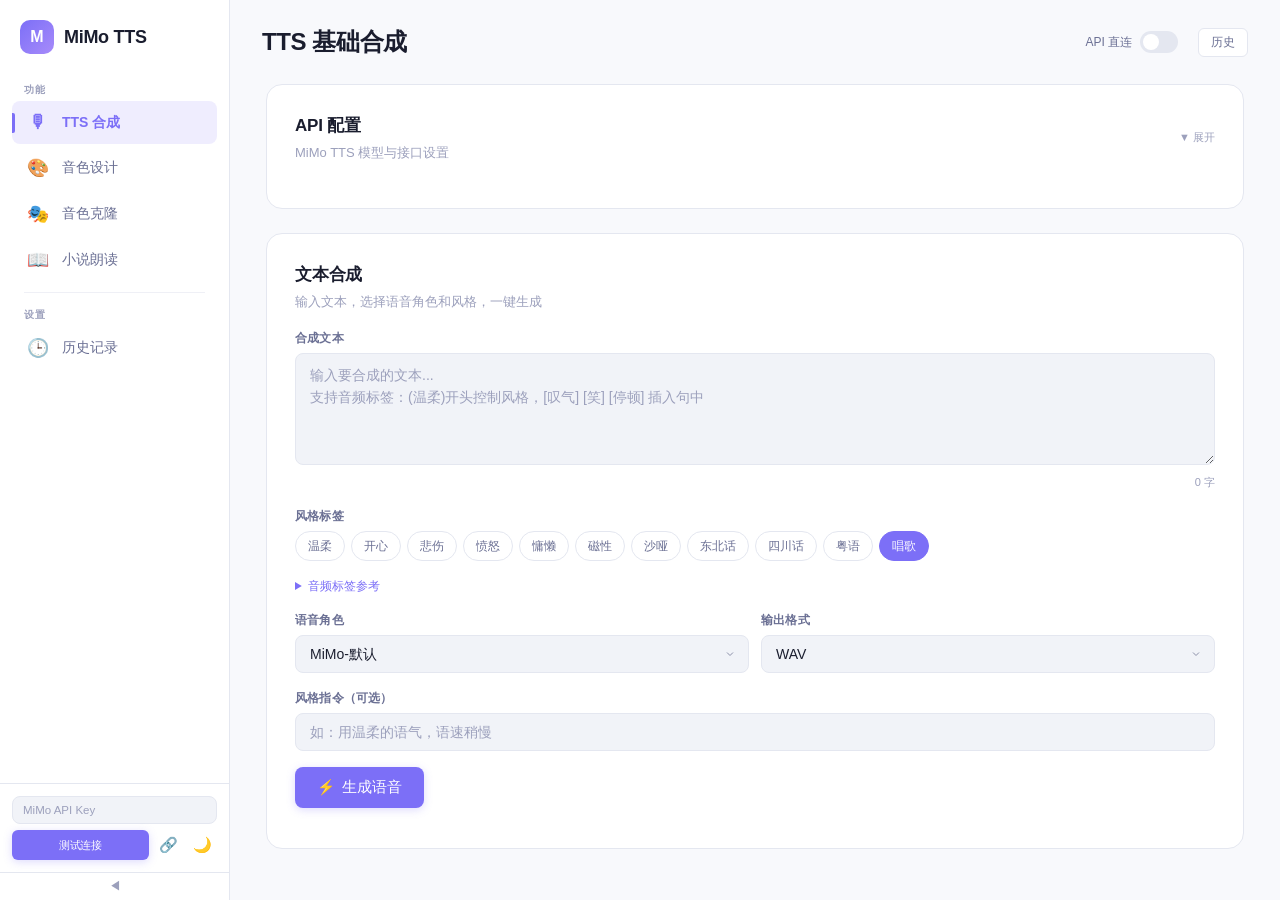
<file: frontend/index.html>
<!DOCTYPE html>
<html lang="zh-CN" data-theme="light">
<head>
<meta charset="UTF-8">
<meta name="viewport" content="width=device-width, initial-scale=1.0">
<title>MiMo TTS Studio</title>
<link rel="stylesheet" href="public/theme-new.css?v=12">
<link rel="stylesheet" href="public/novel.css?v=6">
</head>
<body>

<!-- ==================== App Shell ==================== -->
<div class="app-shell">

<!-- ========== Sidebar ========== -->
<aside class="sidebar">
  <div class="sidebar-brand">
    <div class="logo">M</div>
    <span class="brand-text">MiMo TTS</span>
  </div>

  <nav class="sidebar-nav">
    <div class="nav-section-title">功能</div>
    <button class="nav-item active" data-tab="0" onclick="switchTab(0)">
      <span class="nav-icon">🎙</span> TTS 合成
    </button>
    <button class="nav-item" data-tab="1" onclick="switchTab(1)">
      <span class="nav-icon">🎨</span> 音色设计
    </button>
    <button class="nav-item" data-tab="2" onclick="switchTab(2)">
      <span class="nav-icon">🎭</span> 音色克隆
    </button>
    <button class="nav-item" data-tab="3" onclick="switchTab(3)">
      <span class="nav-icon">📖</span> 小说朗读
    </button>

    <div class="nav-divider"></div>
    <div class="nav-section-title">设置</div>
    <button class="nav-item" onclick="toggleHistory()">
      <span class="nav-icon">🕒</span> 历史记录
    </button>
  </nav>

  <div class="sidebar-footer">
    <input type="password" class="api-input" id="apiKey" placeholder="MiMo API Key" onchange="onApiChange()">
    <div style="display:flex;gap:4px;">
      <button class="btn btn-primary btn-sm" onclick="testConnection()" style="flex:1;font-size:11px;">测试连接</button>
      <button class="btn-icon sm" onclick="toggleProxy()" id="proxyToggle" title="直连/代理">🔗</button>
      <button class="btn-icon sm" onclick="toggleTheme()" id="themeToggle" title="主题">🌓</button>
    </div>
  </div>
  <button class="sidebar-collapse-btn" onclick="toggleSidebar()" title="收缩/展开">◀</button>
</aside>

<!-- ========== Main Content ========== -->
<main class="main-content">

<!-- Tab 0: TTS 合成 -->
<div id="page0">
  <div class="page-header">
    <h2>TTS 基础合成</h2>
    <div class="header-actions">
      <label class="toggle-wrap" style="margin-right:12px;">
        <span>API 直连</span>
        <div class="toggle on" id="proxyToggle2" onclick="toggleProxy()"></div>
      </label>
      <button class="btn btn-secondary btn-sm" onclick="toggleHistory()">历史</button>
    </div>
  </div>

  <div class="page-body">
    <!-- API Config -->
    <div class="card" style="cursor:pointer;">
      <div class="card-header" onclick="this.parentElement.querySelector('#apiConfigPanel').classList.toggle('hidden')">
        <div>
          <div class="card-title">API 配置</div>
          <div class="card-subtitle">MiMo TTS 模型与接口设置</div>
        </div>
        <span style="font-size:11px;color:var(--text-muted);">▼ 展开</span>
      </div>
      <div id="apiConfigPanel" class="hidden">
        <div class="form-row">
          <div class="form-group" style="flex:2;">
            <label class="form-label">API Base URL</label>
            <input type="text" class="form-input" id="apiBaseUrl" value="https://api.xiaomimimo.com/v1" onchange="onApiChange()">
          </div>
          <div class="form-group">
            <label class="form-label">TTS 模型</label>
            <input type="text" class="form-input" id="modelTTS" value="mimo-v2.5-tts" onchange="onApiChange()">
          </div>
        </div>
        <div class="form-row">
          <div class="form-group">
            <label class="form-label">VoiceDesign 模型</label>
            <input type="text" class="form-input" id="modelVoiceDesign" value="mimo-v2.5-tts-voicedesign" onchange="onApiChange()">
          </div>
          <div class="form-group">
            <label class="form-label">VoiceClone 模型</label>
            <input type="text" class="form-input" id="modelVoiceClone" value="mimo-v2.5-tts-voiceclone" onchange="onApiChange()">
          </div>
        </div>
      </div>
    </div>

    <!-- TTS Main -->
    <div class="card">
      <div class="card-header">
        <div>
          <div class="card-title">文本合成</div>
          <div class="card-subtitle">输入文本，选择语音角色和风格，一键生成</div>
        </div>
      </div>

      <div class="form-group">
        <label class="form-label">合成文本</label>
        <textarea class="form-textarea" id="ttsText" rows="4" placeholder="输入要合成的文本...&#10;支持音频标签：(温柔)开头控制风格，[叹气] [笑] [停顿] 插入句中"
          oninput="updateCharCount(this,'ttsCharCount')"></textarea>
        <div class="char-count"><span id="ttsCharCount">0</span> 字</div>
      </div>

      <div class="form-group">
        <label class="form-label">风格标签</label>
        <div class="tag-container">
          <span class="tag" onclick="insertTTSStyleTag('温柔')">温柔</span>
          <span class="tag" onclick="insertTTSStyleTag('开心')">开心</span>
          <span class="tag" onclick="insertTTSStyleTag('悲伤')">悲伤</span>
          <span class="tag" onclick="insertTTSStyleTag('愤怒')">愤怒</span>
          <span class="tag" onclick="insertTTSStyleTag('慵懒')">慵懒</span>
          <span class="tag" onclick="insertTTSStyleTag('磁性')">磁性</span>
          <span class="tag" onclick="insertTTSStyleTag('沙哑')">沙哑</span>
          <span class="tag" onclick="insertTTSStyleTag('东北话')">东北话</span>
          <span class="tag" onclick="insertTTSStyleTag('四川话')">四川话</span>
          <span class="tag" onclick="insertTTSStyleTag('粤语')">粤语</span>
          <span class="tag accent" onclick="insertTTSStyleTag('唱歌')">唱歌</span>
        </div>
      </div>

      <details style="margin-bottom:16px;">
        <summary style="font-size:12px;color:var(--accent);cursor:pointer;font-weight:500;">音频标签参考</summary>
        <div style="font-size:11px;color:var(--text-muted);padding:12px;background:var(--bg-input);border-radius:8px;margin-top:8px;line-height:2;">
          <b>节奏：</b>[停顿] [长停顿] [急促] [拖音] [语速加快] [语速放缓]<br>
          <b>情绪：</b>[轻声] [低语] [叹气] [吸气] [哽咽] [强调] [笑] [爽朗大笑]<br>
          <b>其他：</b>[欲言又止] [碎碎念] [沉默片刻]
        </div>
      </details>

      <div class="form-row">
        <div class="form-group">
          <label class="form-label">语音角色</label>
          <select class="form-select" id="ttsVoice">
            <option value="mimo_default">MiMo-默认</option>
            <option value="冰糖">冰糖 (女/中文)</option>
            <option value="茉莉">茉莉 (女/中文)</option>
            <option value="苏打">苏打 (男/中文)</option>
          <option value="白桦">白桦 (男/中文)</option>
        </select>
        </div>
        <div class="form-group">
          <label class="form-label">输出格式</label>
          <select class="form-select" id="ttsFormat">
            <option value="wav">WAV</option>
            <option value="mp3">MP3</option>
            <option value="pcm16">PCM16</option>
            <option value="opus">Opus</option>
            <option value="aac">AAC</option>
          </select>
        </div>
      </div>

      <div class="form-group">
        <label class="form-label">风格指令（可选）</label>
        <input type="text" class="form-input" id="ttsStyle" placeholder="如：用温柔的语气，语速稍慢">
      </div>

      <div style="display:flex;gap:8px;align-items:center;">
        <button class="btn btn-primary" onclick="generateTTS()" id="ttsBtn">
          <span>⚡</span> 生成语音
        </button>
        <button class="btn btn-secondary hidden" id="ttsDownload" onclick="downloadLastAudio()">
          <span>⬇</span> 下载
        </button>
      </div>
      <div id="ttsPlayer" class="audio-player"></div>
    </div>
  </div>
</div>

<!-- Tab 1: VoiceDesign -->
<div id="page1" class="hidden">
  <div class="page-header">
    <h2>VoiceDesign 音色设计</h2>
    <div class="header-actions">
      <button class="btn btn-secondary btn-sm" onclick="generateVDDescription()" id="vdAiBtn">✨ AI 生成描述</button>
    </div>
  </div>

  <div class="page-body">
    <div class="card">
      <div class="card-header">
        <div>
          <div class="card-title">音色设计</div>
          <div class="card-subtitle">用自然语言描述你想要的音色，AI 辅助生成更专业的描述</div>
        </div>
      </div>

      <div class="form-group">
        <label class="form-label">音色描述</label>
        <textarea class="form-textarea" id="vdDesc" rows="3" placeholder="描述你想要的音色，如：温柔女声，适合讲故事，语速适中"
          oninput="updateCharCount(this,'vdCharCount')"></textarea>
        <div class="char-count"><span id="vdCharCount">0</span> 字</div>
      </div>

      <div class="form-group">
        <label class="form-label">快捷标签</label>
        <div class="tag-container">
          <span class="tag" onclick="appendVDTag('温柔女声')">温柔女声</span>
          <span class="tag" onclick="appendVDTag('沉稳男声')">沉稳男声</span>
          <span class="tag" onclick="appendVDTag('温柔')">温柔</span>
          <span class="tag" onclick="appendVDTag('沉稳')">沉稳</span>
          <span class="tag" onclick="appendVDTag('稚嫩童声')">稚嫩童声</span>
          <span class="tag" onclick="appendVDTag('磁性')">磁性</span>
          <span class="tag" onclick="appendVDTag('活泼')">活泼</span>
          <span class="tag" onclick="appendVDTag('沙哑')">沙哑</span>
        </div>
      </div>

      <div class="form-group">
        <label class="form-label">参考文本</label>
        <textarea class="form-textarea" id="vdText" rows="2" placeholder="输入要朗读的文本">今天天气真好，阳光明媚，微风拂面，让人心情愉悦。</textarea>
      </div>

      <div class="flex-between mb-4">
        <label class="toggle-wrap">
          <div class="toggle" id="vdOptimizeToggle" onclick="this.classList.toggle('on');document.getElementById('vdOptimizeText').checked=this.classList.contains('on')"></div>
          <span>智能优化文本</span>
          <input type="checkbox" id="vdOptimizeText" class="hidden">
        </label>
        <button class="btn btn-secondary btn-sm" onclick="generateVDText()" id="vdTextAiBtn">✨ AI 生成文本</button>
      </div>

      <div class="form-row">
        <div class="form-group">
          <label class="form-label">输出格式</label>
          <select class="form-select" id="vdFormat">
            <option value="wav">WAV</option>
            <option value="mp3">MP3</option>
            <option value="pcm16">PCM16</option>
          </select>
        </div>
      </div>

      <div style="display:flex;gap:8px;align-items:center;">
        <button class="btn btn-primary" onclick="generateVD()" id="vdBtn">🎧 生成预览</button>
        <button class="btn btn-secondary hidden" id="vdDownload" onclick="downloadLastAudio()">⬇ 下载</button>
        <button class="btn btn-secondary" onclick="saveVDVoice()">💾 保存到列表</button>
      </div>
      <div id="vdPlayer" class="audio-player"></div>
    </div>

    <div class="card" id="savedVoicesCard">
      <div class="card-header">
        <div class="card-title">已保存音色</div>
      </div>
      <div id="savedVoices"><p style="color:var(--text-muted);font-size:13px;padding:8px 0;">暂无保存的音色</p></div>
    </div>
  </div>
</div>

<!-- Tab 2: VoiceClone -->
<div id="page2" class="hidden">
  <div class="page-header">
    <h2>VoiceClone 音色克隆</h2>
  </div>

  <div class="page-body">
    <div class="card">
      <div class="card-header">
        <div>
          <div class="card-title">音色克隆</div>
          <div class="card-subtitle">上传音频样本，克隆音色后合成新语音</div>
        </div>
      </div>

      <div class="drop-zone" id="cloneDropZone" onclick="document.getElementById('cloneFile').click()"
        ondragover="event.preventDefault();this.classList.add('dragover')"
        ondragleave="this.classList.remove('dragover')" ondrop="handleCloneDrop(event)">
        <div class="dz-icon">🎧</div>
        <div class="dz-text">拖拽音频文件到此处，或点击上传</div>
        <div class="dz-hint">MP3 / WAV / FLAC · Base64 后不超过 10MB</div>
        <input type="file" id="cloneFile" accept="audio/*" style="display:none" onchange="handleCloneFile(this)">
      </div>

      <div id="cloneFileInfo" class="hidden mt-4">
        <div class="flex-between">
          <span style="font-size:13px;font-weight:500;" id="cloneFileName"></span>
          <div style="display:flex;gap:4px;align-items:center;">
            <span style="font-size:12px;color:var(--text-muted);" id="cloneFileSize"></span>
            <button class="btn-icon sm" onclick="clearCloneFile()">✕</button>
          </div>
        </div>
        <div id="clonePreview" class="audio-player"></div>
      </div>

      <div class="form-group mt-4">
        <label class="form-label">合成文本</label>
        <textarea class="form-textarea" id="cloneText" rows="3" placeholder="输入要合成的文本&#10;支持音频标签"></textarea>
      </div>

      <div class="form-group">
        <label class="form-label">风格指令</label>
        <textarea class="form-textarea" id="cloneStyle" rows="2" placeholder="如：用温柔的语气，语速稍慢&#10;导演模式：角色+场景+指导 三维度描述"></textarea>
      </div>

      <div class="form-row">
        <div class="form-group">
          <label class="form-label">输出格式</label>
          <select class="form-select" id="cloneFormat">
            <option value="wav">WAV</option>
            <option value="mp3">MP3</option>
            <option value="pcm16">PCM16</option>
          </select>
        </div>
      </div>

      <div style="display:flex;gap:8px;">
        <button class="btn btn-primary" onclick="generateClone()" id="cloneBtn">🎭 克隆生成</button>
        <button class="btn btn-secondary hidden" id="cloneDownload" onclick="downloadLastAudio()">⬇ 下载</button>
      </div>
      <div id="clonePlayer" class="audio-player"></div>
    </div>
  </div>
</div>

<!-- Tab 3: 小说朗读 -->
<div id="page3" class="hidden" style="height:100%;">
  <!-- Import Card (shown when no project open) -->
  <div id="novelImportCard" style="height:100%;display:flex;align-items:center;justify-content:center;">
    <div style="text-align:center;max-width:480px;">
      <div style="font-size:48px;margin-bottom:16px;opacity:0.5;">📖</div>
      <h2 style="font-size:22px;font-weight:700;margin-bottom:8px;">小说有声书朗读</h2>
      <p style="color:var(--text-muted);margin-bottom:24px;line-height:1.6;">导入 TXT 小说，AI 自动分析角色情绪、设计音色、生成完整有声书</p>
      <div style="display:flex;gap:12px;justify-content:center;margin-bottom:24px;">
        <button class="btn btn-primary" onclick="createNewProject()" style="padding:12px 28px;font-size:14px;">📂 新建项目</button>
      </div>
      <div class="drop-zone" ondragover="event.preventDefault();this.classList.add('dragover')"
        ondragleave="this.classList.remove('dragover')" ondrop="handleNovelDrop(event)">
        <div class="dz-icon">📄</div>
        <div class="dz-text">拖拽 TXT 文件到此处</div>
        <div class="dz-hint">自动检测编码，自动拆分章节</div>
      </div>
      <div style="margin-top:32px;text-align:left;">
        <h3 style="font-size:14px;font-weight:600;margin-bottom:12px;">历史项目</h3>
        <div id="projectList"></div>
      </div>
    </div>
  </div>

  <!-- Novel Workspace (shown when project is open) -->
  <div id="novelWorkspace" class="hidden" style="height:100%;">
    <div class="novel-workspace">
      <!-- Left: Chapter List -->
      <div class="nv-left">
        <div class="nv-left-header">
          <div class="breadcrumb"><a href="#" onclick="backToProjects();return false;">← 项目列表</a></div>
          <div class="nv-title" id="novelTitle">-</div>
          <div class="nv-stats" id="novelStats"></div>
        </div>
        <div class="nv-search-box">
          <input type="text" id="chapterSearch" placeholder="搜索章节..." oninput="filterChapters(this.value)">
        </div>
        <div class="chapter-list" id="chapterList"></div>
        <div class="nv-left-actions">
          <button class="btn btn-xs btn-secondary" onclick="selectAllChapters(true)">全选</button>
          <button class="btn btn-xs btn-secondary" onclick="selectAllChapters(false)">取消</button>
          <button class="btn btn-xs btn-secondary" onclick="selectUnanalyzedChapters()">未分析</button>
          <button class="btn btn-xs btn-primary" onclick="startEmotionAnalysis()" id="emotionBtn">情绪分析</button>
        </div>
      </div>

      <!-- Center: Script Editor -->
      <div class="nv-center">
        <div class="nv-toolbar">
          <div class="tb-group">
            <button class="btn btn-xs btn-secondary" onclick="document.getElementById('novelFile2').click()">导入TXT</button>
            <input type="file" id="novelFile2" accept=".txt" style="display:none" onchange="importTxtToProject(this)">
            <button class="btn btn-xs btn-primary" onclick="saveProject()">保存</button>
            <button class="btn btn-xs btn-primary" onclick="generateChapterAudio(this)">生成本章</button>
            <button class="btn btn-xs btn-secondary" onclick="startBatchGenerate()" id="batchBtn">批量生成</button>
          </div>
          <div class="tb-sep"></div>
          <div class="tb-group">
            <button class="btn btn-xs btn-secondary" onclick="exportAllAudio()">导出ZIP</button>
            <button class="btn btn-xs btn-secondary" onclick="batchSetDelay()">批量停顿</button>
            <button class="btn btn-xs btn-secondary" onclick="selectOutputDir()">音频目录</button>
            <span id="outputDirLabel" class="tb-label">未选择</span>
            <button class="btn btn-xs btn-secondary" onclick="linkProjectDir()">项目目录</button>
            <span id="projectDirLabel" class="tb-label">未选择</span>
          </div>
          <div class="tb-sep"></div>
          <div class="tb-group" style="margin-left:auto;">
            <label class="tb-label">筛选</label>
            <select id="speakerFilter" style="font-size:11px;padding:3px 6px;max-width:110px;background:var(--bg-input);border:1px solid var(--border);border-radius:4px;color:var(--text-primary);" onchange="filterBySpeaker(this.value)">
              <option value="">全部</option>
            </select>
            <select id="novelVoice" style="font-size:11px;padding:3px 6px;background:var(--bg-input);border:1px solid var(--border);border-radius:4px;color:var(--text-primary);">
              <option value="mimo_default">MiMo-默认</option>
              <option value="冰糖">冰糖</option>
              <option value="茉莉">茉莉</option>
              <option value="苏打">苏打</option>
              <option value="白桦">白桦</option>
            </select>
          </div>
        </div>

        <div class="nv-script-area" id="scriptArea">
          <div class="empty-state">
            <div class="es-icon">📝</div>
            <div class="es-text">导入小说或选择章节后点击「情绪分析」</div>
            <div class="es-hint">AI 将自动提取角色、分析情绪、生成有声书脚本</div>
          </div>
        </div>

        <div id="emotionProgress" class="nv-queue-panel hidden">
          <div class="qp-header">
            <h4>情绪分析队列</h4>
            <button class="btn btn-xs btn-danger" onclick="abortCurrentTask()">取消</button>
          </div>
          <div id="emotionQueueList"></div>
        </div>

        <div id="batchProgress" class="nv-queue-panel hidden">
          <div class="qp-header">
            <h4>生成队列</h4>
            <button class="btn btn-xs btn-danger" onclick="abortCurrentTask()">取消</button>
          </div>
          <div id="queueList"></div>
        </div>

        <!-- Player Bar -->
        <div class="player-bar" id="novelPlayer" style="display:none;">
          <div class="pb-controls">
            <button class="btn-icon sm" onclick="playPrevChapter()">⏮</button>
            <button class="btn btn-primary btn-sm" onclick="toggleNovelPlay()" id="novelPlayBtn">▶</button>
            <button class="btn-icon sm" onclick="playNextChapter()">⏭</button>
            <span class="pb-chapter" id="playerChapterTitle">-</span>
            <span class="pb-time" id="novelTime">0:00 / 0:00</span>
            <button class="btn btn-xs btn-secondary" onclick="downloadChapterAudio()">下载</button>
          </div>
          <input type="range" id="novelSeek" min="0" max="100" value="0" oninput="seekNovelAudio(this.value)">
        </div>
      </div>

      <!-- Right: Characters & Voices -->
      <div class="nv-right">
        <div class="nv-right-section">
          <h4>LLM 配置 <button class="btn btn-xs btn-secondary" onclick="testLLMConnection()" id="llmTestBtn" style="margin-left:auto;">测试</button></h4>
          <div class="llm-config-compact">
            <input type="text" class="form-input" id="llmBaseUrl" placeholder="API Base URL" value="https://api.deepseek.com/v1" style="margin-bottom:4px;">
            <div style="display:flex;gap:4px;">
              <input type="password" class="form-input" id="llmApiKey" placeholder="API Key" style="flex:1;">
              <input type="text" class="form-input" id="llmModel" placeholder="模型" value="deepseek-v4-flash" style="width:120px;">
            </div>
          </div>
        </div>

        <div class="nv-right-section" style="flex:1;overflow-y:auto;">
          <h4>角色列表 <span id="charCount" style="font-weight:normal;">0</span>
            <span style="margin-left:auto;display:flex;gap:3px;">
              <button class="btn btn-xs btn-secondary" onclick="showCharacterModal()">管理</button>
              <button class="btn btn-xs btn-secondary" onclick="designAllVoices()">AI设计</button>
            </span>
          </h4>
          <div id="charList">
            <p style="color:var(--text-muted);font-size:12px;padding:8px 0;">分析后显示角色</p>
          </div>
        </div>

        <div class="nv-right-section">
          <h4>预置音色库</h4>
          <div id="voiceLibrary">
            <div class="voice-item" onclick="selectPresetVoice('mimo_default')"><span class="vi-name">MiMo-默认</span><span class="vi-badge">中文</span></div>
            <div class="voice-item" onclick="selectPresetVoice('冰糖')"><span class="vi-name">冰糖</span><span class="vi-badge">女/中</span></div>
            <div class="voice-item" onclick="selectPresetVoice('茉莉')"><span class="vi-name">茉莉</span><span class="vi-badge">女/中</span></div>
            <div class="voice-item" onclick="selectPresetVoice('苏打')"><span class="vi-name">苏打</span><span class="vi-badge">男/中</span></div>
            <div class="voice-item" onclick="selectPresetVoice('白桦')"><span class="vi-name">白桦</span><span class="vi-badge">男/中</span></div>
          </div>
        </div>
      </div>
    </div>
  </div>
</div>

</main><!-- /main-content -->

<!-- ========== History Panel (right slide) ========== -->
<div class="panel-overlay" id="historyPanel">
  <div class="panel-header">
    <h3>生成历史</h3>
    <button class="btn-icon sm" onclick="clearHistory()">🗑</button>
  </div>
  <div id="historyList"></div>
</div>

</div><!-- /app-shell -->

<!-- Character Modal -->
<div class="modal-backdrop hidden" id="characterModal" onclick="if(event.target===this)closeCharacterModal()">
  <div class="modal">
    <div class="flex-between mb-4">
      <h3 style="margin:0;">角色管理</h3>
      <div style="display:flex;gap:6px;">
        <button class="btn btn-primary btn-sm" onclick="designAllVoices()">一键生成全部音色</button>
        <button class="btn-icon sm" onclick="closeCharacterModal()" style="font-size:20px;">✕</button>
      </div>
    </div>
    <div id="characterModalContent"></div>
  </div>
</div>

<!-- Toast Container -->
<div class="toast-container" id="toastContainer"></div>

<!-- Hidden Audio -->
<audio id="novelAudio" style="display:none;"></audio>

<!-- ========== App Script ========== -->
<script src="bundle.js?v=12"></script>
</body>
</html>
</file>
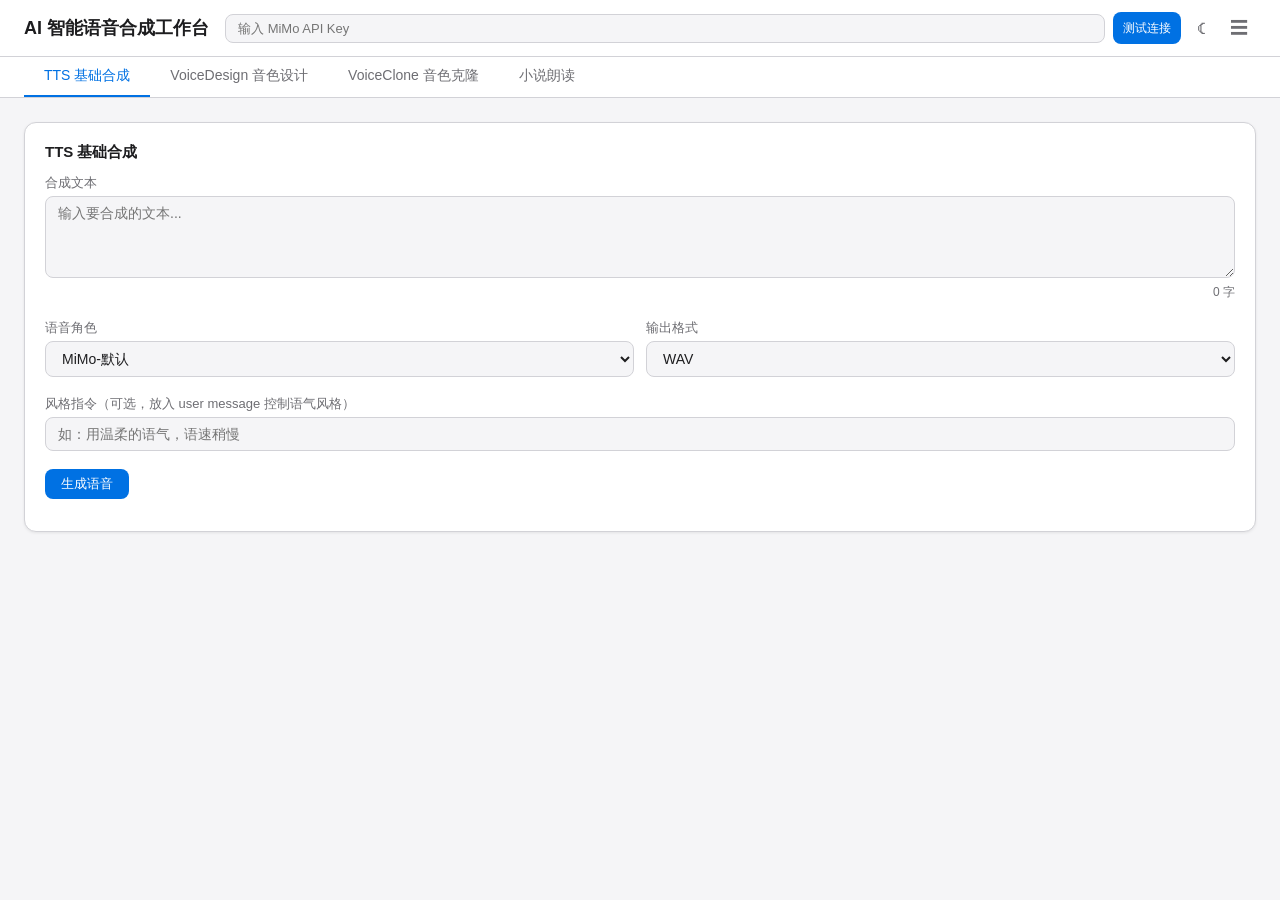
<file: mimo-tts-studio.html>
<!DOCTYPE html>
<html lang="zh-CN">
<head>
<meta charset="UTF-8">
<meta name="viewport" content="width=device-width, initial-scale=1.0">
<title>AI 智能语音合成工作台</title>
<style>
:root {
  --bg: #f5f5f7; --bg2: #fff; --bg3: #e8e8ed; --text: #1d1d1f; --text2: #6e6e73;
  --border: #d2d2d7; --accent: #0071e3; --accent2: #0077ed; --danger: #ff3b30;
  --success: #34c759; --shadow: rgba(0,0,0,.08); --card: #fff;
  --tag-bg: #e8e8ed; --tag-text: #1d1d1f;
}
[data-theme="dark"] {
  --bg: #1c1c1e; --bg2: #2c2c2e; --bg3: #3a3a3c; --text: #f5f5f7; --text2: #98989d;
  --border: #48484a; --accent: #0a84ff; --accent2: #409cff; --danger: #ff453a;
  --success: #30d158; --shadow: rgba(0,0,0,.3); --card: #2c2c2e;
  --tag-bg: #3a3a3c; --tag-text: #f5f5f7;
}
* { margin: 0; padding: 0; box-sizing: border-box; }
body { font-family: -apple-system, BlinkMacSystemFont, "Segoe UI", Roboto, sans-serif; background: var(--bg); color: var(--text); min-height: 100vh; }
button { cursor: pointer; font-family: inherit; }
input, textarea, select { font-family: inherit; }

/* Header */
.header { display: flex; align-items: center; gap: 16px; padding: 12px 24px; background: var(--bg2); border-bottom: 1px solid var(--border); position: sticky; top: 0; z-index: 100; flex-wrap: wrap; }
.header h1 { font-size: 18px; font-weight: 600; white-space: nowrap; }
.header .api-section { display: flex; align-items: center; gap: 8px; flex: 1; min-width: 300px; }
.header input[type="password"] { flex: 1; min-width: 200px; padding: 6px 12px; border: 1px solid var(--border); border-radius: 8px; background: var(--bg); color: var(--text); font-size: 13px; }
.header .btn-group { display: flex; gap: 8px; }

/* Buttons */
.btn { padding: 6px 16px; border: none; border-radius: 8px; font-size: 13px; font-weight: 500; transition: all .15s; }
.btn-primary { background: var(--accent); color: #fff; }
.btn-primary:hover { background: var(--accent2); }
.btn-primary:disabled { opacity: .5; cursor: not-allowed; }
.btn-secondary { background: var(--bg3); color: var(--text); }
.btn-secondary:hover { opacity: .8; }
.btn-danger { background: var(--danger); color: #fff; }
.btn-sm { padding: 4px 10px; font-size: 12px; }
.btn-icon { background: none; border: none; color: var(--text2); font-size: 18px; padding: 4px 8px; border-radius: 6px; }
.btn-icon:hover { background: var(--bg3); }

/* Tabs */
.tabs { display: flex; gap: 0; background: var(--bg2); border-bottom: 1px solid var(--border); padding: 0 24px; overflow-x: auto; }
.tab { padding: 10px 20px; font-size: 14px; font-weight: 500; color: var(--text2); border: none; background: none; border-bottom: 2px solid transparent; white-space: nowrap; transition: all .15s; }
.tab:hover { color: var(--text); }
.tab.active { color: var(--accent); border-bottom-color: var(--accent); }

/* Layout */
.container { display: flex; height: calc(100vh - 100px); }
.main { flex: 1; overflow-y: auto; padding: 24px; }
.sidebar { width: 280px; border-left: 1px solid var(--border); background: var(--bg2); overflow-y: auto; display: none; }
.sidebar.open { display: block; }

/* Cards */
.card { background: var(--card); border: 1px solid var(--border); border-radius: 12px; padding: 20px; margin-bottom: 16px; box-shadow: 0 1px 3px var(--shadow); }
.card h3 { font-size: 15px; margin-bottom: 12px; }

/* Form elements */
label { display: block; font-size: 13px; font-weight: 500; color: var(--text2); margin-bottom: 4px; }
textarea, input[type="text"], select { width: 100%; padding: 8px 12px; border: 1px solid var(--border); border-radius: 8px; background: var(--bg); color: var(--text); font-size: 14px; resize: vertical; }
textarea:focus, input[type="text"]:focus, select:focus { outline: none; border-color: var(--accent); }
.row { display: flex; gap: 12px; align-items: end; flex-wrap: wrap; }
.row > * { flex: 1; min-width: 120px; }
.char-count { font-size: 12px; color: var(--text2); text-align: right; margin-top: 2px; }

/* Range slider */
.slider-wrap { display: flex; align-items: center; gap: 8px; }
.slider-wrap input[type="range"] { flex: 1; accent-color: var(--accent); }
.slider-val { font-size: 13px; min-width: 36px; text-align: center; }

/* Tags */
.tags { display: flex; flex-wrap: wrap; gap: 6px; margin-bottom: 8px; }
.tag { padding: 4px 10px; border-radius: 14px; font-size: 12px; background: var(--tag-bg); color: var(--tag-text); cursor: pointer; border: none; transition: all .15s; }
.tag:hover { background: var(--accent); color: #fff; }

/* Audio player */
.audio-player { margin-top: 12px; }
.audio-player audio { width: 100%; border-radius: 8px; }

/* Toast */
.toast-container { position: fixed; top: 20px; right: 20px; z-index: 1000; display: flex; flex-direction: column; gap: 8px; }
.toast { padding: 10px 16px; border-radius: 8px; font-size: 13px; color: #fff; animation: slideIn .3s ease; max-width: 320px; box-shadow: 0 4px 12px var(--shadow); }
.toast-success { background: var(--success); }
.toast-error { background: var(--danger); }
.toast-info { background: var(--accent); }
@keyframes slideIn { from { transform: translateX(100%); opacity: 0; } to { transform: translateX(0); opacity: 1; } }

/* History sidebar */
.history-item { padding: 12px; border-bottom: 1px solid var(--border); cursor: pointer; transition: background .15s; }
.history-item:hover { background: var(--bg3); }
.history-item .hi-text { font-size: 12px; color: var(--text2); margin-bottom: 4px; overflow: hidden; text-overflow: ellipsis; white-space: nowrap; }
.history-item .hi-meta { font-size: 11px; color: var(--text2); }
.history-item .hi-actions { display: flex; gap: 4px; margin-top: 6px; }

/* Novel reading - Three Column Layout */
.novel-layout { display: flex; gap: 0; height: calc(100vh - 110px); overflow: hidden; }
.nv-left { width: 240px; border-right: 1px solid var(--border); background: var(--bg2); display: flex; flex-direction: column; flex-shrink: 0; }
.nv-center { flex: 1; display: flex; flex-direction: column; overflow: hidden; min-width: 0; }
.nv-right { width: 280px; border-left: 1px solid var(--border); background: var(--bg2); display: flex; flex-direction: column; flex-shrink: 0; overflow-y: auto; }

/* Left panel */
.nv-left-header { padding: 12px 14px; border-bottom: 1px solid var(--border); }
.nv-left-header .breadcrumb { font-size: 11px; color: var(--text2); margin-bottom: 6px; }
.nv-left-header .title { font-size: 14px; font-weight: 600; }
.nv-search { padding: 8px 12px; border-bottom: 1px solid var(--border); }
.nv-search input { width: 100%; padding: 6px 10px; border: 1px solid var(--border); border-radius: 6px; background: var(--bg); color: var(--text); font-size: 12px; }
.chapter-list { flex: 1; overflow-y: auto; }
.chapter-item { padding: 8px 12px; border-bottom: 1px solid var(--border); cursor: pointer; transition: background .15s; display: flex; align-items: center; gap: 6px; font-size: 13px; }
.chapter-item:hover { background: var(--bg3); }
.chapter-item.active { background: var(--bg3); border-left: 3px solid var(--accent); }
.chapter-item .ch-title { flex: 1; overflow: hidden; text-overflow: ellipsis; white-space: nowrap; font-size: 12px; }
.chapter-item .ch-meta { font-size: 10px; color: var(--text2); white-space: nowrap; }
.chapter-item .ch-mood { font-size: 10px; padding: 1px 5px; border-radius: 3px; background: var(--tag-bg); }
.chapter-item input[type="checkbox"] { accent-color: var(--accent); width: 14px; height: 14px; }
.nv-left-actions { padding: 8px 12px; border-top: 1px solid var(--border); display: flex; flex-wrap: wrap; gap: 4px; }

/* Center panel */
.nv-toolbar { padding: 8px 12px; border-bottom: 1px solid var(--border); display: flex; align-items: center; gap: 8px; flex-wrap: wrap; background: var(--bg2); }
.nv-toolbar .tb-group { display: flex; align-items: center; gap: 6px; }
.nv-toolbar .tb-sep { width: 1px; height: 20px; background: var(--border); }
.nv-script-area { flex: 1; overflow-y: auto; padding: 8px 12px; }
.nv-player { border-top: 1px solid var(--border); padding: 8px 12px; background: var(--bg2); }

/* Script item card */
.script-card { display: flex; gap: 8px; padding: 8px 10px; border: 1px solid var(--border); border-radius: 8px; margin-bottom: 6px; background: var(--card); transition: border-color .15s; }
.script-card:hover { border-color: var(--accent); }
.script-card .sc-num { font-size: 11px; color: var(--text2); min-width: 24px; text-align: center; padding-top: 2px; }
.script-card .sc-body { flex: 1; min-width: 0; }
.script-card .sc-speaker { font-size: 12px; font-weight: 600; margin-bottom: 2px; display: flex; align-items: center; gap: 4px; }
.script-card .sc-speaker.narrator { color: var(--text2); }
.script-card .sc-speaker.character { color: var(--accent); }
.script-card .sc-content { font-size: 13px; line-height: 1.5; word-break: break-all; }
.script-card .sc-controls { display: flex; align-items: center; gap: 6px; margin-top: 4px; flex-wrap: wrap; }
.script-card .sc-controls select, .script-card .sc-controls input { font-size: 11px; padding: 2px 4px; border: 1px solid var(--border); border-radius: 4px; background: var(--bg); color: var(--text); }
.script-card .sc-controls input[type="number"] { width: 56px; }
.script-card .sc-controls .emo-badge { font-size: 10px; padding: 1px 5px; border-radius: 3px; background: var(--tag-bg); }
.script-card .sc-actions { display: flex; flex-direction: column; gap: 4px; align-items: center; padding-top: 2px; }
.script-card .sc-actions button { font-size: 14px; background: none; border: none; cursor: pointer; color: var(--text2); padding: 2px; border-radius: 4px; }
.script-card .sc-actions button:hover { color: var(--accent); background: var(--bg3); }

/* Right panel */
.nv-right-section { padding: 10px 12px; border-bottom: 1px solid var(--border); }
.nv-right-section h4 { font-size: 12px; color: var(--text2); margin-bottom: 8px; display: flex; align-items: center; justify-content: space-between; }
.char-card { padding: 8px 0; border-bottom: 1px solid var(--border); font-size: 12px; }
.char-card:last-child { border-bottom: none; }
.char-card .cc-name { font-weight: 600; display: flex; align-items: center; gap: 4px; }
.char-card .cc-info { color: var(--text2); margin-top: 2px; font-size: 11px; }
.char-card .cc-voice { margin-top: 3px; padding: 3px 6px; background: var(--bg); border-radius: 4px; font-size: 11px; }
.char-card .cc-voice.has-design { border-left: 2px solid var(--accent); }
.voice-item { display: flex; align-items: center; gap: 6px; padding: 5px 0; border-bottom: 1px solid var(--border); font-size: 12px; cursor: pointer; }
.voice-item:hover { background: var(--bg3); margin: 0 -12px; padding: 5px 12px; }
.voice-item .vi-name { flex: 1; }
.voice-item .vi-badge { font-size: 10px; padding: 1px 4px; border-radius: 3px; background: var(--tag-bg); }

/* Queue panels */
.nv-queue-panel { border-top: 1px solid var(--border); padding: 8px 12px; background: var(--bg2); max-height: 150px; overflow-y: auto; }
.nv-queue-panel h4 { font-size: 12px; margin-bottom: 6px; }

/* Progress */
.progress-bar { width: 100%; height: 6px; background: var(--bg3); border-radius: 3px; overflow: hidden; margin: 8px 0; }
.progress-fill { height: 100%; background: var(--accent); border-radius: 3px; transition: width .3s; }

/* Drop zone */
.drop-zone { border: 2px dashed var(--border); border-radius: 12px; padding: 32px; text-align: center; color: var(--text2); transition: all .2s; cursor: pointer; }
.drop-zone:hover, .drop-zone.dragover { border-color: var(--accent); background: rgba(0,113,227,.05); }
.drop-zone p { font-size: 14px; margin-top: 8px; }
.drop-zone .icon { font-size: 32px; }

/* Queue */
.queue-item { display: flex; align-items: center; gap: 10px; padding: 8px 0; border-bottom: 1px solid var(--border); }
.queue-item .qi-title { flex: 1; font-size: 13px; overflow: hidden; text-overflow: ellipsis; white-space: nowrap; }
.queue-status { font-size: 12px; padding: 2px 8px; border-radius: 4px; }
.queue-pending { background: var(--tag-bg); color: var(--text2); }
.queue-running { background: #fff3cd; color: #856404; }
.queue-done { background: #d4edda; color: #155724; }
.queue-error { background: #f8d7da; color: #721c24; }

/* Novel player */
.novel-player { background: var(--card); border: 1px solid var(--border); border-radius: 12px; padding: 16px; }
.player-controls { display: flex; align-items: center; gap: 12px; margin-top: 8px; }
.player-controls .btn { min-width: 36px; }
.player-chapter { font-size: 13px; flex: 1; overflow: hidden; text-overflow: ellipsis; white-space: nowrap; }

/* Modal */
.modal-overlay { position: fixed; inset: 0; background: rgba(0,0,0,.4); z-index: 200; display: flex; align-items: center; justify-content: center; }
.modal { background: var(--bg2); border-radius: 16px; padding: 24px; max-width: 500px; width: 90%; max-height: 80vh; overflow-y: auto; }
.modal h3 { margin-bottom: 16px; }

/* Tab content */
.tab-content { display: none; }
.tab-content.active { display: block; }

/* Responsive */
@media (max-width: 900px) {
  .novel-layout { flex-direction: column; height: auto; }
  .nv-left { width: 100%; max-height: 200px; border-right: none; border-bottom: 1px solid var(--border); }
  .nv-right { width: 100%; border-left: none; border-top: 1px solid var(--border); max-height: 300px; }
  .sidebar { width: 100%; position: fixed; right: 0; top: 0; height: 100%; z-index: 150; }
  .container { flex-direction: column; height: auto; }
  .main { min-height: 60vh; }
}

/* Loading spinner */
.spinner { display: inline-block; width: 16px; height: 16px; border: 2px solid var(--border); border-top-color: var(--accent); border-radius: 50%; animation: spin .6s linear infinite; }
@keyframes spin { to { transform: rotate(360deg); } }

.hidden { display: none !important; }

/* LLM config */
.llm-config { display: flex; gap: 8px; align-items: center; flex-wrap: wrap; margin-bottom: 12px; }
.llm-config input { flex: 1; min-width: 150px; }
</style>
</head>
<body>
<!-- Header -->
<div class="header">
  <h1>AI 智能语音合成工作台</h1>
  <div class="api-section">
    <input type="password" id="apiKey" placeholder="输入 MiMo API Key">
    <div class="btn-group">
      <button class="btn btn-primary btn-sm" onclick="testConnection()">测试连接</button>
      <button class="btn-icon" onclick="toggleTheme()" title="切换主题" id="themeBtn">&#9790;</button>
      <button class="btn-icon" onclick="toggleHistory()" title="历史记录">&#9776;</button>
    </div>
  </div>
</div>

<!-- Tabs -->
<div class="tabs">
  <button class="tab active" onclick="switchTab(0)">TTS 基础合成</button>
  <button class="tab" onclick="switchTab(1)">VoiceDesign 音色设计</button>
  <button class="tab" onclick="switchTab(2)">VoiceClone 音色克隆</button>
  <button class="tab" onclick="switchTab(3)">小说朗读</button>
</div>

<div class="container">
<div class="main">

<!-- Tab 1: TTS -->
<div class="tab-content active" id="tab0">
  <div class="card">
    <h3>TTS 基础合成</h3>
    <label>合成文本</label>
    <textarea id="ttsText" rows="4" placeholder="输入要合成的文本..." oninput="updateCharCount(this,'ttsCharCount')"></textarea>
    <div class="char-count"><span id="ttsCharCount">0</span> 字</div>
    <br>
    <div class="row">
      <div>
        <label>语音角色</label>
        <select id="ttsVoice">
          <option value="mimo_default">MiMo-默认</option>
          <option value="冰糖">冰糖 (女/中文)</option>
          <option value="茉莉">茉莉 (女/中文)</option>
          <option value="苏打">苏打 (男/中文)</option>
          <option value="白桦">白桦 (男/中文)</option>
          <option value="Mia">Mia (女/英文)</option>
          <option value="Chloe">Chloe (女/英文)</option>
          <option value="Milo">Milo (男/英文)</option>
          <option value="Dean">Dean (男/英文)</option>
        </select>
      </div>
      <div>
        <label>输出格式</label>
        <select id="ttsFormat">
          <option value="wav">WAV</option>
          <option value="mp3">MP3</option>
          <option value="pcm16">PCM16</option>
          <option value="opus">Opus</option>
          <option value="aac">AAC</option>
        </select>
      </div>
    </div>
    <br>
    <label>风格指令（可选，放入 user message 控制语气风格）</label>
    <input type="text" id="ttsStyle" placeholder="如：用温柔的语气，语速稍慢">
    <br><br>
    <div style="display:flex;gap:8px;">
      <button class="btn btn-primary" onclick="generateTTS()" id="ttsBtn">生成语音</button>
      <button class="btn btn-secondary hidden" id="ttsDownload" onclick="downloadLastAudio()">下载</button>
    </div>
    <div id="ttsPlayer" class="audio-player"></div>
  </div>
</div>

<!-- Tab 2: VoiceDesign -->
<div class="tab-content" id="tab1">
  <div class="card">
    <h3>VoiceDesign 音色设计</h3>
    <label>音色描述</label>
    <textarea id="vdDesc" rows="3" placeholder="描述你想要的音色，如：温柔女声，适合讲故事，语速适中" oninput="updateCharCount(this,'vdCharCount')"></textarea>
    <div class="char-count"><span id="vdCharCount">0</span> 字</div>
    <br>
    <label>快捷标签</label>
    <div class="tags">
      <button class="tag" onclick="appendVDTag('温柔女声')">女声</button>
      <button class="tag" onclick="appendVDTag('沉稳男声')">男声</button>
      <button class="tag" onclick="appendVDTag('温柔')">温柔</button>
      <button class="tag" onclick="appendVDTag('沉稳')">沉稳</button>
      <button class="tag" onclick="appendVDTag('稚嫩童声')">童声</button>
      <button class="tag" onclick="appendVDTag('磁性')">磁性</button>
      <button class="tag" onclick="appendVDTag('活泼')">活泼</button>
      <button class="tag" onclick="appendVDTag('沙哑')">沙哑</button>
    </div>
    <br>
    <label>参考文本</label>
    <textarea id="vdText" rows="3" placeholder="输入要朗读的文本">今天天气真好，阳光明媚，微风拂面，让人心情愉悦。</textarea>
    <br>
    <div class="row">
      <div>
        <label>输出格式</label>
        <select id="vdFormat">
          <option value="wav">WAV</option>
          <option value="mp3">MP3</option>
          <option value="pcm16">PCM16</option>
        </select>
      </div>
    </div>
    <br>
    <div style="display:flex;gap:8px;">
      <button class="btn btn-primary" onclick="generateVD()" id="vdBtn">生成预览</button>
      <button class="btn btn-secondary hidden" id="vdDownload" onclick="downloadLastAudio()">下载</button>
      <button class="btn btn-secondary" onclick="saveVDVoice()">保存到列表</button>
    </div>
    <div id="vdPlayer" class="audio-player"></div>
  </div>
  <div class="card" id="savedVoicesCard">
    <h3>已保存音色</h3>
    <div id="savedVoices"><p style="color:var(--text2);font-size:13px;">暂无保存的音色</p></div>
  </div>
</div>

<!-- Tab 3: VoiceClone -->
<div class="tab-content" id="tab2">
  <div class="card">
    <h3>VoiceClone 音色克隆</h3>
    <div class="drop-zone" id="cloneDropZone" onclick="document.getElementById('cloneFile').click()" ondragover="event.preventDefault();this.classList.add('dragover')" ondragleave="this.classList.remove('dragover')" ondrop="handleCloneDrop(event)">
      <div class="icon">&#127908;</div>
      <p>拖拽音频文件到此处，或点击上传</p>
      <p style="font-size:12px;margin-top:4px;">支持 MP3 / WAV / FLAC（Base64 后不超过 10MB）</p>
      <input type="file" id="cloneFile" accept="audio/*" style="display:none" onchange="handleCloneFile(this)">
    </div>
    <div id="cloneFileInfo" class="hidden" style="margin-top:12px;">
      <div style="display:flex;align-items:center;gap:8px;">
        <span id="cloneFileName" style="font-size:13px;font-weight:500;"></span>
        <span id="cloneFileSize" style="font-size:12px;color:var(--text2);"></span>
        <button class="btn-icon" onclick="clearCloneFile()">&#10005;</button>
      </div>
      <div id="clonePreview" class="audio-player" style="margin-top:8px;"></div>
    </div>
    <br>
    <label>合成文本</label>
    <textarea id="cloneText" rows="3" placeholder="输入要合成的文本"></textarea>
    <br>
    <label>风格指令（可选）</label>
    <input type="text" id="cloneStyle" placeholder="如：用开心的语气朗读">
    <br><br>
    <div class="row">
      <div>
        <label>输出格式</label>
        <select id="cloneFormat">
          <option value="wav">WAV</option>
          <option value="mp3">MP3</option>
          <option value="pcm16">PCM16</option>
        </select>
      </div>
    </div>
    <br>
    <div style="display:flex;gap:8px;">
      <button class="btn btn-primary" onclick="generateClone()" id="cloneBtn">克隆生成</button>
      <button class="btn btn-secondary hidden" id="cloneDownload" onclick="downloadLastAudio()">下载</button>
    </div>
    <div id="clonePlayer" class="audio-player"></div>
  </div>
</div>

<!-- Tab 4: Novel Reading -->
<div class="tab-content" id="tab3">
  <!-- Import Card -->
  <div class="card" id="novelImportCard">
    <h3>小说朗读</h3>
    <div style="display:flex;gap:8px;margin-bottom:16px;">
      <button class="btn btn-primary" onclick="createNewProject()" style="flex:1;">新建项目</button>
    </div>
    <div class="drop-zone" id="novelDropZone" ondragover="event.preventDefault();this.classList.add('dragover')" ondragleave="this.classList.remove('dragover')" ondrop="handleNovelDrop(event)">
      <div class="icon">&#128214;</div>
      <p>拖拽 TXT 小说到此处快速创建项目</p>
      <p style="font-size:12px;margin-top:4px;">自动检测编码，自动选择保存目录</p>
    </div>
    <div style="margin-top:16px;">
      <h3 style="font-size:14px;margin-bottom:8px;">历史项目</h3>
      <div id="projectList"></div>
    </div>
  </div>

  <!-- Three Column Workspace -->
  <div id="novelWorkspace" class="hidden">
    <div class="novel-layout">
      <!-- ===== 左栏：章节导航 ===== -->
      <div class="nv-left">
        <div class="nv-left-header">
          <div class="breadcrumb"><a href="#" onclick="backToProjects();return false;" style="color:var(--accent);text-decoration:none;">&#9664; 项目列表</a></div>
          <div class="title" id="novelTitle">小说标题</div>
          <div style="font-size:11px;color:var(--text2);margin-top:2px;" id="novelStats"></div>
        </div>
        <div class="nv-search">
          <input type="text" id="chapterSearch" placeholder="搜索章节..." oninput="filterChapters(this.value)">
        </div>
        <div class="chapter-list" id="chapterList"></div>
        <div class="nv-left-actions">
          <button class="btn btn-sm btn-secondary" onclick="selectAllChapters(true)">全选</button>
          <button class="btn btn-sm btn-secondary" onclick="selectAllChapters(false)">取消</button>
          <button class="btn btn-sm btn-secondary" onclick="selectUnanalyzedChapters()">未分析</button>
          <button class="btn btn-sm btn-primary" onclick="startEmotionAnalysis()" id="emotionBtn">情绪分析</button>
        </div>
      </div>

      <!-- ===== 中栏：脚本编辑 ===== -->
      <div class="nv-center">
        <!-- Toolbar -->
        <div class="nv-toolbar">
          <div class="tb-group">
            <button class="btn btn-sm btn-secondary" onclick="backToProjects()">&#9664; 返回</button>
            <button class="btn btn-sm btn-secondary" onclick="document.getElementById('novelFile2').click()">导入TXT</button>
            <input type="file" id="novelFile2" accept=".txt" style="display:none" onchange="importTxtToProject(this)">
            <button class="btn btn-sm btn-primary" onclick="saveProject()">保存项目</button>
            <button class="btn btn-sm btn-primary" onclick="generateChapterAudio(this)">生成本章音频</button>
            <button class="btn btn-sm btn-secondary" onclick="startBatchGenerate()" id="batchBtn">全部生成</button>
          </div>
          <div class="tb-sep"></div>
          <div class="tb-group">
            <button class="btn btn-sm btn-secondary" onclick="exportAllAudio()">导出全部</button>
            <button class="btn btn-sm btn-secondary" onclick="batchSetDelay()">批量停顿</button>
            <button class="btn btn-sm btn-secondary" onclick="selectOutputDir()">音频目录</button>
            <span id="outputDirLabel" style="font-size:11px;color:var(--text2);">未选择</span>
            <button class="btn btn-sm btn-secondary" onclick="linkProjectDir()" style="margin-left:4px;">项目目录</button>
            <span id="projectDirLabel" style="font-size:11px;color:var(--text2);">未选择</span>
          </div>
          <div class="tb-sep"></div>
          <div class="tb-group">
            <label style="font-size:12px;color:var(--text2);margin:0;">筛选</label>
            <select id="speakerFilter" style="font-size:12px;padding:3px 6px;max-width:120px;" onchange="filterBySpeaker(this.value)">
              <option value="">全部</option>
            </select>
          </div>
          <div style="flex:1;"></div>
          <div class="tb-group">
            <select id="novelVoice" style="font-size:12px;padding:3px 6px;">
              <option value="mimo_default">MiMo-默认</option>
              <option value="冰糖">冰糖</option>
              <option value="茉莉">茉莉</option>
              <option value="苏打">苏打</option>
              <option value="白桦">白桦</option>
              <option value="Mia">Mia</option>
              <option value="Chloe">Chloe</option>
              <option value="Milo">Milo</option>
              <option value="Dean">Dean</option>
            </select>
          </div>
        </div>

        <!-- Script Area -->
        <div class="nv-script-area" id="scriptArea">
          <div style="text-align:center;padding:40px;color:var(--text2);">
            <p style="font-size:14px;">点击「导入TXT」导入小说，或选择章节后点击「情绪分析」</p>
          </div>
        </div>

        <!-- Queue Panels -->
        <div id="emotionProgress" class="nv-queue-panel hidden">
          <h4>情绪分析队列 <button class="btn btn-sm btn-secondary" onclick="abortCurrentTask()" style="font-size:10px;padding:1px 6px;">取消</button></h4>
          <div id="emotionQueueList"></div>
        </div>
        <div id="batchProgress" class="nv-queue-panel hidden">
          <h4>生成队列 <button class="btn btn-sm btn-secondary" onclick="abortCurrentTask()" style="font-size:10px;padding:1px 6px;">取消</button></h4>
          <div id="queueList"></div>
        </div>

        <!-- Player -->
        <div class="nv-player" id="novelPlayer" style="display:none;">
          <div style="display:flex;align-items:center;gap:8px;">
            <button class="btn btn-secondary btn-sm" onclick="playPrevChapter()">&#9664;&#9664;</button>
            <button class="btn btn-primary btn-sm" onclick="toggleNovelPlay()" id="novelPlayBtn">&#9654;</button>
            <button class="btn btn-secondary btn-sm" onclick="playNextChapter()">&#9654;&#9654;</button>
            <span class="player-chapter" id="playerChapterTitle" style="flex:1;font-size:13px;">-</span>
            <button class="btn btn-sm btn-secondary" onclick="downloadChapterAudio()">下载</button>
          </div>
          <div style="margin-top:6px;">
            <input type="range" id="novelSeek" min="0" max="100" value="0" style="width:100%;accent-color:var(--accent);" oninput="seekNovelAudio(this.value)">
          </div>
          <div style="display:flex;align-items:center;gap:8px;margin-top:2px;">
            <span style="font-size:11px;color:var(--text2);" id="novelTime">0:00 / 0:00</span>
            <div style="flex:1;"></div>
            <label style="margin:0;font-size:11px;">速度</label>
            <select id="novelSpeed" style="width:52px;padding:1px 3px;font-size:11px;" onchange="setNovelSpeed(this.value)">
              <option value="0.5">0.5x</option>
              <option value="0.75">0.75x</option>
              <option value="1" selected>1x</option>
              <option value="1.25">1.25x</option>
              <option value="1.5">1.5x</option>
              <option value="2">2x</option>
            </select>
          </div>
        </div>
      </div>

      <!-- ===== 右栏：角色与音色 ===== -->
      <div class="nv-right">
        <!-- LLM Config (compact) -->
        <div class="nv-right-section">
          <h4>LLM 配置 <button class="btn btn-sm btn-secondary" onclick="testLLMConnection()" id="llmTestBtn" style="font-size:10px;padding:2px 6px;">测试</button></h4>
          <input type="text" id="llmBaseUrl" placeholder="API Base URL" value="https://api.deepseek.com" style="font-size:11px;margin-bottom:4px;">
          <input type="password" id="llmApiKey" placeholder="API Key" style="font-size:11px;margin-bottom:4px;">
          <div style="display:flex;gap:4px;">
            <input type="text" id="llmModel" placeholder="模型名" value="deepseek-v4-flash" style="font-size:11px;flex:1;">
          </div>
        </div>

        <!-- Characters -->
        <div class="nv-right-section" style="flex:1;overflow-y:auto;">
          <h4>角色列表 <span id="charCount" style="font-weight:normal;color:var(--text2);">0</span>
            <span>
              <button class="btn btn-sm btn-secondary" onclick="showCharacterModal()" style="font-size:10px;padding:2px 6px;">管理</button>
              <button class="btn btn-sm btn-secondary" onclick="designAllVoices()" style="font-size:10px;padding:2px 6px;">AI设计全部音色</button>
            </span>
          </h4>
          <div id="charList">
            <p style="color:var(--text2);font-size:12px;">分析后显示角色</p>
          </div>
        </div>

        <!-- Voice Library -->
        <div class="nv-right-section">
          <h4>预置音色库</h4>
          <div id="voiceLibrary">
            <div class="voice-item" onclick="selectPresetVoice('mimo_default')"><span class="vi-name">MiMo-默认</span><span class="vi-badge">中文</span></div>
            <div class="voice-item" onclick="selectPresetVoice('冰糖')"><span class="vi-name">冰糖</span><span class="vi-badge">女/中文</span></div>
            <div class="voice-item" onclick="selectPresetVoice('茉莉')"><span class="vi-name">茉莉</span><span class="vi-badge">女/中文</span></div>
            <div class="voice-item" onclick="selectPresetVoice('苏打')"><span class="vi-name">苏打</span><span class="vi-badge">男/中文</span></div>
            <div class="voice-item" onclick="selectPresetVoice('白桦')"><span class="vi-name">白桦</span><span class="vi-badge">男/中文</span></div>
            <div class="voice-item" onclick="selectPresetVoice('Mia')"><span class="vi-name">Mia</span><span class="vi-badge">女/EN</span></div>
            <div class="voice-item" onclick="selectPresetVoice('Chloe')"><span class="vi-name">Chloe</span><span class="vi-badge">女/EN</span></div>
            <div class="voice-item" onclick="selectPresetVoice('Milo')"><span class="vi-name">Milo</span><span class="vi-badge">男/EN</span></div>
            <div class="voice-item" onclick="selectPresetVoice('Dean')"><span class="vi-name">Dean</span><span class="vi-badge">男/EN</span></div>
          </div>
        </div>
      </div>
    </div>
  </div>
</div>

</div><!-- /main -->

<!-- History Sidebar -->
<div class="sidebar" id="historySidebar">
  <div style="padding:16px;display:flex;align-items:center;justify-content:space-between;border-bottom:1px solid var(--border);">
    <h3 style="font-size:15px;">生成历史</h3>
    <button class="btn-icon" onclick="clearHistory()">&#128465;</button>
  </div>
  <div id="historyList"></div>
</div>
</div>

<!-- Toast container -->
<div class="toast-container" id="toastContainer"></div>

<!-- Character Management Modal -->
<div class="modal-overlay hidden" id="characterModal" onclick="if(event.target===this)closeCharacterModal()">
  <div class="modal" style="max-width:650px;">
    <div style="display:flex;align-items:center;justify-content:space-between;margin-bottom:16px;">
      <h3 style="margin:0;">角色管理</h3>
      <div style="display:flex;gap:8px;">
        <button class="btn btn-sm btn-primary" onclick="designAllVoices()">一键生成全部音色</button>
        <button class="btn-icon" onclick="closeCharacterModal()">&#10005;</button>
      </div>
    </div>
    <div id="characterModalContent"></div>
  </div>
</div>

<!-- Audio for novel playback -->
<audio id="novelAudio" style="display:none;"></audio>

<script>
// ========== State ==========
// MiMo 情绪标签 → 自然语言风格描述映射
const EMO_STYLE_MAP = {
  '不解': '带着困惑和疑问的语气，眉头微皱',
  '中性': '',
  '催促': '语气急切催促',
  '反问': '反问的语气，微微上扬的语调',
  '口是心非': '故作镇定但语调不自然，有些心虚',
  '哀伤': '声音低沉哀伤',
  '哭腔': '带着哭腔，声音颤抖',
  '哭诉': '哭着诉说，声音哽咽断断续续',
  '哽咽': '哽咽着说不出话，停顿中带着抽泣',
  '嘲讽': '嘲讽的语气，带着不屑和挖苦',
  '嘶吼': '嘶声力竭地喊叫，声音沙哑',
  '天真': '天真无邪的语气，声音清脆明亮',
  '失落': '失落无力，声音低落',
  '委屈哭': '委屈地哭泣，声音带着不满',
  '害怕': '声音颤抖，带着恐惧',
  '小声说': '压低声音小声说话',
  '小声请求': '小声地恳求，声音柔弱',
  '开朗': '开朗明快，语调上扬',
  '微疯': '略带疯狂，语气不稳',
  '微请求': '轻声请求，语气温和试探',
  '怒其不争': '恨铁不成钢的愤怒，语气沉重',
  '恐惧': '极度恐惧，声音颤抖发虚',
  '恭敬': '恭敬有礼，语气谦卑',
  '悲伤': '悲伤低沉，声音压抑',
  '惊讶': '惊讶的语气，音调突然升高',
  '感谢': '真诚感谢，语气温暖',
  '愤怒': '愤怒大声，语气激烈',
  '撒娇': '撒娇的语气，声音甜腻',
  '明媚': '明媚欢快，声音明亮有活力',
  '气急': '气急败坏，语气急促激烈',
  '温柔': '温柔轻声，语调柔和',
  '生气': '生气不满，语气强硬',
  '疑惑': '疑惑不解，语调上扬',
  '疑问': '疑问的语气，尾音上扬',
  '自我怀疑': '自我怀疑，语气犹豫不自信',
  '花痴': '花痴的语气，声音兴奋发嗲',
  '苦涩': '苦涩无奈，声音低沉沙哑',
  '训斥': '严厉训斥，语气严肃强硬',
  '质问': '质问的语气，声音严厉',
  '轻蔑': '轻蔑不屑，语气冷淡',
  '阴森': '阴森低沉，声音冰冷',
  '霸气': '霸气十足，声音浑厚有力',
  '骂街': '破口大骂，声音尖锐激烈',
  '高兴': '高兴欢快，语调上扬明亮'
};

// 有声书脚本分析 Prompt
const SCRIPT_ANALYSIS_PROMPT = `你是一个专业有声书脚本分析师。请仔细阅读提供的小说章节文本，将其转换为包含深度角色分析和精密有声书脚本的 JSON 格式。

## 输出结构
输出必须是纯净的 JSON，严禁包含 markdown 标记（如 \`\`\`json），严禁包含任何注释或前言后语。根对象包含两个顶级字段：

{
  "character_map": { ... },
  "script": [ ... ]
}

## character_map 角色深度分析
提取本章节出现的关键角色（不含旁白）：
- 键: 角色姓名（与原文一致）
- gender: 性别（男/女/未知）
- age: 年龄或年龄范围
- role_tag: "重要角色"（主角/主要配角/反派/名字独特性格鲜明）或 "路人角色"（名字通用/描述简略的龙套）
- personality: 30-60字，人物画像。重要角色强调独特性；路人角色强调职业特征
- timbre: 音色建议。重要角色描述辨识度高的声音；路人角色描述大众刻板印象的声音

## script 有声书演绎脚本
使用两套情感控制系统：
- speaker_emo: 情感声线标签，从以下列表选择。旁白固定为"中性"，角色默认"中性"，仅在情绪关键转变时切换。
- emo_vector: 8个浮点数数组 [喜, 怒, 哀, 惧, 厌恶, 低落, 惊喜, 平静]。旁白固定全0，角色默认全0，单值上限0.3。

每个脚本对象字段：
- speaker: 说话者（"旁白" 或 角色名）
- speaker_emo: 情感声线标签（从下方列表选择）
- content: 对话或旁白内容。长段落（>100字）在标点处拆分。只保留 ，、。、！、？和...。
- emo_vector: 8位浮点数组
- delay: 整数毫秒。旁白200-500ms，角色150-500ms，情绪转折处400-1000ms。节奏自然流畅，不急不慢

## 可选 speaker_emo 列表
不解、中性、催促、反问、口是心非、哀伤、哭腔、哭诉、哽咽、嘲讽、嘶吼、天真、失落、委屈哭、害怕、小声说、小声请求、开朗、微疯、微请求、怒其不争、恐惧、恭敬、悲伤、惊讶、感谢、愤怒、撒娇、明媚、气急、温柔、生气、疑惑、疑问、自我怀疑、花痴、苦涩、训斥、质问、轻蔑、阴森、霸气、骂街、高兴

## 克制原则
默认状态永远是中性。只在原文有明确且强烈的必要性时才调整 speaker_emo 和 emo_vector。

## 小说章节内容如下：
`;
const API_BASE = 'https://api.xiaomimimo.com/v1';
let lastAudioBlob = null;
let lastAudioUrl = null;
let lastAudioExt = 'wav';
let history = JSON.parse(localStorage.getItem('mimo_history') || '[]');
let savedVoices = JSON.parse(localStorage.getItem('mimo_voices') || '[]');

// Novel state
let chapters = [];
let currentChapter = -1;
let novelAudioBlobs = {};
let novelPlaying = false;
let novelAudio = document.getElementById('novelAudio');

// 全局角色注册表（跨章节复用）
// 格式: { name: { name, gender, age, role_tag, personality, timbre, voiceDesignPrompt, ttsStyle, chapters: [] } }
let globalCharacters = {};
let currentProjectName = '';
let autoSaveTimer = null;
let synthCache = new Map();
let synthCacheDirty = new Set(); // 需要写入 IndexedDB 的新 key
let outputDirHandle = null; // 用户选择的输出目录（音频自动保存）
let projectDirHandle = null; // 项目数据目录（project.json + 章节数据）
let currentAbort = null; // 当前任务的 AbortController

function startAutoSave() {
  stopAutoSave();
  autoSaveTimer = setInterval(function() {
    if (currentProjectName && chapters.length) {
      console.log('[自动保存]', currentProjectName);
      saveProject(true);
    }
  }, 60000);
}

function stopAutoSave() {
  if (autoSaveTimer) { clearInterval(autoSaveTimer); autoSaveTimer = null; }
}

// ========== Project Storage ==========
function saveSynthCache() {} // 合成缓存现在通过 project.json 持久化，不再单独存 IndexedDB
function loadSynthCache() {} // 加载时由 project.json 恢复
// 项目列表存在 localStorage（可靠，不依赖 IndexedDB）
// 文件夹句柄存在 IndexedDB（仅用于自动恢复目录访问）
// 所有实际数据存在用户选择的本地文件夹中

var HANDLE_DB = 'MiMoTTSHandles';
var handleDb = null;

function openHandleDB() {
  return new Promise(function(resolve, reject) {
    if (handleDb) { resolve(handleDb); return; }
    var req = indexedDB.open(HANDLE_DB, 1);
    req.onupgradeneeded = function(e) {
      var d = e.target.result;
      if (!d.objectStoreNames.contains('handles')) {
        d.createObjectStore('handles', { keyPath: 'name' });
      }
    };
    req.onsuccess = function(e) { handleDb = e.target.result; resolve(handleDb); };
    req.onerror = function(e) { reject(e.target.error); };
  });
}

function saveHandle(name, handle) {
  return openHandleDB().then(function(d) {
    return new Promise(function(resolve) {
      var tx = d.transaction('handles', 'readwrite');
      tx.objectStore('handles').put({ name: name, handle: handle, time: Date.now() });
      tx.oncomplete = resolve;
      tx.onerror = function() { resolve(); };
    });
  }).catch(function() {});
}

function getHandle(name) {
  return openHandleDB().then(function(d) {
    return new Promise(function(resolve) {
      var tx = d.transaction('handles', 'readonly');
      var req = tx.objectStore('handles').get(name);
      req.onsuccess = function() { resolve(req.result ? req.result.handle : null); };
      req.onerror = function() { resolve(null); };
    });
  }).catch(function() { return null; });
}

function deleteHandle(name) {
  return openHandleDB().then(function(d) {
    return new Promise(function(resolve) {
      var tx = d.transaction('handles', 'readwrite');
      tx.objectStore('handles').delete(name);
      tx.oncomplete = resolve;
      tx.onerror = function() { resolve(); };
    });
  }).catch(function() {});
}

// --- 项目列表（localStorage）---
function getProjectList() {
  try { return JSON.parse(localStorage.getItem('mimo_projects') || '[]'); }
  catch { return []; }
}

function saveProjectList(list) {
  localStorage.setItem('mimo_projects', JSON.stringify(list));
}

function addProjectToList(name) {
  var list = getProjectList();
  var idx = list.findIndex(function(p) { return p.name === name; });
  if (idx >= 0) { list[idx].time = Date.now(); }
  else { list.push({ name: name, time: Date.now() }); }
  saveProjectList(list);
}

function removeProjectFromList(name) {
  saveProjectList(getProjectList().filter(function(p) { return p.name !== name; }));
}

// --- 文件操作 ---
async function pickProjectFolder() {
  if (!('showDirectoryPicker' in window)) {
    toast('当前浏览器不支持，请使用 Chrome/Edge', 'error');
    return null;
  }
  try {
    return await window.showDirectoryPicker({ mode: 'readwrite' });
  } catch (e) {
    if (e.name !== 'AbortError') toast('选择失败: ' + e.message, 'error');
    return null;
  }
}

async function ensureProjectDirs(dirHandle) {
  try { await dirHandle.getDirectoryHandle('audio', { create: true }); } catch {}
}

async function writeFileToDir(dirHandle, filename, data) {
  try {
    var fh = await dirHandle.getFileHandle(filename, { create: true });
    var w = await fh.createWritable();
    await w.write(data);
    await w.close();
    return true;
  } catch (e) { console.error('[写入失败]', filename, e); return false; }
}

async function readFileFromDir(dirHandle, filename) {
  try {
    var fh = await dirHandle.getFileHandle(filename);
    return await (await fh.getFile()).text();
  } catch { return null; }
}

async function verifyDirPermission(dirHandle) {
  if (!dirHandle) return false;
  var p = await dirHandle.queryPermission({ mode: 'readwrite' });
  if (p === 'granted') return true;
  p = await dirHandle.requestPermission({ mode: 'readwrite' });
  return p === 'granted';
}

// 保存 project.json 到文件夹
async function saveProjectToDir() {
  if (!projectDirHandle || !currentProjectName) return;
  try {
    var charsCopy = {};
    for (var k in globalCharacters) {
      if (globalCharacters.hasOwnProperty(k)) {
        var c = globalCharacters[k];
        charsCopy[k] = {
          name: c.name, gender: c.gender, age: c.age, role_tag: c.role_tag,
          personality: c.personality, timbre: c.timbre,
          voiceDesignPrompt: c.voiceDesignPrompt || null,
          ttsStyle: c.ttsStyle || null,
          chapters: Array.isArray(c.chapters) ? c.chapters.slice() : []
        };
      }
    }
    var pd = {
      name: currentProjectName,
      time: Date.now(),
      chapters: chapters.map(function(ch) {
        return {
          title: ch.title, content: ch.content, checked: ch.checked,
          mood: ch.mood || null,
          hasAnalysis: !!(ch.characterMap || ch.script)
        };
      }),
      globalCharacters: charsCopy
    };
    await writeFileToDir(projectDirHandle, 'project.json', JSON.stringify(pd));
    console.log('[文件保存] project.json');
  } catch (e) { console.error('[文件保存失败]', e); }
}

// 将单章分析结果（API 返回的 JSON）保存为独立文件
async function saveChapterResult(idx, data) {
  if (!projectDirHandle) return;
  try {
    var cd = await projectDirHandle.getDirectoryHandle('chapters', { create: true });
    var fn = 'ch_' + String(idx).padStart(3, '0') + '.json';
    await writeFileToDir(cd, fn, JSON.stringify(data));
    console.log('[章节保存]', fn);
  } catch (e) { console.error('[章节保存失败]', idx, e); }
}

async function saveAudioToProjectDir(blob, filename) {
  if (!projectDirHandle) return false;
  try {
    var ad = await projectDirHandle.getDirectoryHandle('audio', { create: true });
    var sn = filename.replace(/[\\/:*?"<>|]/g, '_');
    if (!sn.endsWith('.wav')) sn += '.wav';
    var fh = await ad.getFileHandle(sn, { create: true });
    var w = await fh.createWritable();
    await w.write(blob);
    await w.close();
    console.log('[自动保存]', sn, (blob.size / 1024).toFixed(0) + 'KB');
    return true;
  } catch (e) { console.error('[自动保存失败]', filename, e); return false; }
}

// ========== Project CRUD ==========
// 新建项目：选文件夹 → 写入 project.json → 进入工作区
async function createNewProject(txtFile) {
  var folder = await pickProjectFolder();
  if (!folder) return;

  // 设置项目状态
  var name = folder.name;
  currentProjectName = name;
  projectDirHandle = folder;
  globalCharacters = {};
  synthCache.clear();
  novelAudioBlobs = {};
  if (currentAbort) { try { currentAbort.abort(); } catch(e) {} currentAbort = null; }
  var emoBtn = document.getElementById('emotionBtn');
  if (emoBtn) { emoBtn.disabled = false; emoBtn.textContent = '情绪分析'; }
  document.getElementById('emotionProgress')?.classList.add('hidden');

  // 如果有 txt 文件，先导入
  if (txtFile) {
    try {
      var buf = await txtFile.arrayBuffer();
      var encoding = detectEncoding(new Uint8Array(buf));
      var text = new TextDecoder(encoding).decode(buf);
      splitChapters(text, name);
    } catch (e) {
      toast('文件读取失败: ' + e.message, 'error');
      return;
    }
  } else {
    chapters = [];
  }

  // 写入文件夹
  await ensureProjectDirs(folder);
  await saveProjectToDir();

  // 记录到 localStorage + IndexedDB（句柄）
  addProjectToList(name);
  await saveHandle(name, folder);

  // 进入工作区
  document.getElementById('novelTitle').textContent = name;
  var totalChars = chapters.reduce(function(s, c) { return s + c.content.length; }, 0);
  document.getElementById('novelStats').textContent = '共 ' + chapters.length + ' 章 / ' + totalChars.toLocaleString() + ' 字';
  currentChapter = chapters.length > 0 ? 0 : -1;
  document.getElementById('novelWorkspace').classList.remove('hidden');
  document.getElementById('novelImportCard').classList.add('hidden');
  updateProjectDirLabel();
  if (chapters.length > 0) { renderChapterList(); showChapter(0); }
  updateCharList();
  startAutoSave();
  toast('项目已创建: ' + name + (chapters.length ? ' (' + chapters.length + '章)' : ''), 'success');
}

// 加载项目：从 localStorage 找名字 → 从 IndexedDB 拿句柄 → 读文件
async function loadProject(name) {
  try {
    // 尝试恢复文件夹句柄
    var handle = await getHandle(name);
    if (handle) {
      var ok = await verifyDirPermission(handle);
      if (!ok) handle = null;
    }
    if (!handle) {
      toast('请选择项目文件夹: ' + name, 'info');
      handle = await pickProjectFolder();
      if (!handle) return;
      await saveHandle(name, handle);
    }

    projectDirHandle = handle;
    currentProjectName = name;

    // 从文件夹读取 project.json
    var raw = await readFileFromDir(handle, 'project.json');
    if (!raw) { toast('文件夹中没有 project.json', 'error'); return; }

    var data = JSON.parse(raw);
    chapters = (data.chapters || []).map(function(ch) {
      return {
        title: ch.title, content: ch.content || '', checked: ch.checked !== false,
        mood: ch.mood || null, characterMap: ch.characterMap || null,
        script: ch.script || null, ttsPrompt: ch.ttsPrompt || null
      };
    });
    globalCharacters = data.globalCharacters || {};

    // 从 chapters/ 文件夹加载章节正文（新格式）和分析结果
    try {
      var chapDir = await handle.getDirectoryHandle('chapters');
      for (var i = 0; i < chapters.length; i++) {
        // 如果 project.json 里没有 content，尝试从单独文件读取
        if (!chapters[i].content) {
          try {
            var cfn = 'ch_' + String(i).padStart(3, '0') + '_content.txt';
            var content = await readFileFromDir(chapDir, cfn);
            if (content) chapters[i].content = content;
          } catch (e) {}
        }
        // 加载分析结果
        if (!chapters[i].script && !chapters[i].characterMap) {
          try {
            var fn = 'ch_' + String(i).padStart(3, '0') + '.json';
            var chRaw = await readFileFromDir(chapDir, fn);
            if (chRaw) {
              var chData = JSON.parse(chRaw);
              chapters[i].characterMap = chData.characterMap || null;
              chapters[i].script = chData.script || null;
              if (chData.mood) chapters[i].mood = chData.mood;
            }
          } catch (e) { /* 该章节无分析结果 */ }
        }
      }
    } catch (e) { /* 无 chapters 文件夹 */ }
    synthCache.clear();
    novelAudioBlobs = {};
    // 重置 UI 状态
    if (currentAbort) { try { currentAbort.abort(); } catch(e) {} currentAbort = null; }
    var emoBtn = document.getElementById('emotionBtn');
    if (emoBtn) { emoBtn.disabled = false; emoBtn.textContent = '情绪分析'; }
    document.getElementById('emotionProgress')?.classList.add('hidden');

    document.getElementById('novelTitle').textContent = name;
    var tc = chapters.reduce(function(s, c) { return s + c.content.length; }, 0);
    document.getElementById('novelStats').textContent = '共 ' + chapters.length + ' 章 / ' + tc.toLocaleString() + ' 字';
    currentChapter = chapters.length > 0 ? 0 : -1;
    document.getElementById('novelWorkspace').classList.remove('hidden');
    document.getElementById('novelImportCard').classList.add('hidden');
    updateProjectDirLabel();
    if (chapters.length > 0) { renderChapterList(); showChapter(0); }
    updateCharList();
    startAutoSave();
    toast('已加载: ' + name + ' (' + chapters.length + '章)', 'success');
  } catch (e) {
    toast('加载失败: ' + e.message, 'error');
  }
}

async function deleteProject(name) {
  if (!confirm('确定删除项目「' + name + '」？（仅删除记录，文件夹不受影响）')) return;
  removeProjectFromList(name);
  await deleteHandle(name);
  renderProjectList();
  toast('已删除: ' + name, 'info');
}

// 保存项目（到文件夹），silent=true 时不弹 toast
async function saveProject(silent) {
  if (!currentProjectName || !projectDirHandle) return;
  try {
    await saveProjectToDir();
    addProjectToList(currentProjectName);
    if (!silent) toast('已保存', 'success');
    renderProjectList();
  } catch (e) {
    if (!silent) toast('保存失败: ' + e.message, 'error');
    else console.error('[自动保存失败]', e);
  }
}

async function backToProjects() {
  stopAutoSave();
  // 保存到文件夹
  if (currentProjectName && projectDirHandle && chapters.length) {
    try { await saveProjectToDir(); addProjectToList(currentProjectName); } catch(e) { console.error('[返回保存]', e); }
  }
  // 重置
  globalCharacters = {};
  chapters = [];
  currentChapter = -1;
  currentProjectName = '';
  synthCache.clear();
  novelAudioBlobs = {};
  if (lastAudioUrl) { URL.revokeObjectURL(lastAudioUrl); lastAudioUrl = null; }
  lastAudioBlob = null;
  currentSpeakerFilter = '';
  projectDirHandle = null;
  if (currentAbort) { try { currentAbort.abort(); } catch(e) {} currentAbort = null; }
  document.getElementById('novelWorkspace').classList.add('hidden');
  document.getElementById('novelImportCard').classList.remove('hidden');
  document.getElementById('novelPlayer').style.display = 'none';
  renderProjectList();
}

function renderProjectList() {
  var el = document.getElementById('projectList');
  var list = getProjectList();
  list.sort(function(a, b) { return (b.time || 0) - (a.time || 0); });
  if (!list.length) {
    el.innerHTML = '<p style="color:var(--text2);font-size:12px;padding:8px 0;">暂无项目，点击「新建项目」或拖拽 TXT 开始</p>';
    return;
  }
  el.innerHTML = list.map(function(p) {
    var d = new Date(p.time);
    var ts = d.toLocaleDateString() + ' ' + d.toLocaleTimeString([], {hour:'2-digit',minute:'2-digit'});
    return '<div style="display:flex;align-items:center;gap:8px;padding:8px 0;border-bottom:1px solid var(--border);font-size:13px;">' +
      '<span style="flex:1;font-weight:500;cursor:pointer;color:var(--accent);" onclick="loadProject(\'' + esc(p.name) + '\')">' + esc(p.name) + '</span>' +
      '<span style="font-size:11px;color:var(--text2);">' + ts + '</span>' +
      '<button class="btn-icon" onclick="event.stopPropagation();deleteProject(\'' + esc(p.name) + '\')" style="font-size:14px;color:var(--danger);">&#128465;</button>' +
    '</div>';
  }).join('');
}

// 关联已有项目文件夹
async function linkProjectDir() {
  var handle = await pickProjectFolder();
  if (!handle) return;
  projectDirHandle = handle;
  await ensureProjectDirs(handle);
  await saveHandle(currentProjectName, handle);
  updateProjectDirLabel();
  await saveProjectToDir();
  toast('已关联文件夹: ' + handle.name, 'success');
}

function updateProjectDirLabel() {
  var el = document.getElementById('projectDirLabel');
  if (el) el.textContent = projectDirHandle ? projectDirHandle.name : '未选择';
}

// 取消当前正在进行的分析/生成任务
function abortCurrentTask() {
  if (currentAbort) {
    currentAbort.abort();
    currentAbort = null;
    toast('已取消当前任务', 'info');
  }
}

// ========== Init ==========
document.addEventListener('DOMContentLoaded', () => {
  const key = localStorage.getItem('mimo_api_key');
  if (key) document.getElementById('apiKey').value = key;
  const theme = localStorage.getItem('mimo_theme') || 'light';
  setTheme(theme);
  // Restore LLM config
  const llmUrl = localStorage.getItem('mimo_llm_url');
  const llmKey = localStorage.getItem('mimo_llm_key');
  const llmModel = localStorage.getItem('mimo_llm_model');
  if (llmUrl) document.getElementById('llmBaseUrl').value = llmUrl;
  if (llmKey) document.getElementById('llmApiKey').value = llmKey;
  if (llmModel) document.getElementById('llmModel').value = llmModel;
  renderProjectList();
  renderHistory();
  renderSavedVoices();
});

// ========== Theme ==========
function toggleTheme() {
  const current = document.documentElement.getAttribute('data-theme');
  setTheme(current === 'dark' ? 'light' : 'dark');
}
function setTheme(t) {
  document.documentElement.setAttribute('data-theme', t);
  localStorage.setItem('mimo_theme', t);
  document.getElementById('themeBtn').textContent = t === 'dark' ? '☀' : '☾';
}

// ========== Tabs ==========
function switchTab(i) {
  document.querySelectorAll('.tab').forEach((t, j) => t.classList.toggle('active', j === i));
  document.querySelectorAll('.tab-content').forEach((c, j) => c.classList.toggle('active', j === i));
}

// ========== Toast ==========
function toast(msg, type = 'info') {
  const el = document.createElement('div');
  el.className = `toast toast-${type}`;
  el.textContent = msg;
  document.getElementById('toastContainer').appendChild(el);
  setTimeout(() => el.remove(), 3500);
}

// ========== API Helpers ==========
function getKey() {
  const key = document.getElementById('apiKey').value.trim();
  localStorage.setItem('mimo_api_key', key);
  return key;
}

async function callTTSApi(model, messages, audioOpts, signal) {
  const key = getKey();
  if (!key) { toast('请先输入 API Key', 'error'); throw new Error('No key'); }
  const resp = await fetch(`${API_BASE}/chat/completions`, {
    method: 'POST',
    headers: { 'Content-Type': 'application/json', 'api-key': key },
    body: JSON.stringify({ model, messages, audio: audioOpts }),
    signal
  });
  if (!resp.ok) {
    const err = await resp.text();
    throw new Error(`API Error ${resp.status}: ${err}`);
  }
  const data = await resp.json();
  const audioData = data.choices?.[0]?.message?.audio?.data;
  if (!audioData) throw new Error('No audio data in response');
  return base64ToBlob(audioData, audioOpts.format === 'wav' ? 'audio/wav' : 'audio/mpeg');
}

function base64ToBlob(b64, mime) {
  const bytes = Uint8Array.from(atob(b64), c => c.charCodeAt(0));
  return new Blob([bytes], { type: mime });
}

function getExt(format) {
  return format === 'wav' ? 'wav' : format === 'mp3' ? 'mp3' : 'pcm';
}

function playAudio(blob, containerId, downloadBtnId) {
  if (lastAudioUrl) URL.revokeObjectURL(lastAudioUrl);
  lastAudioBlob = blob;
  lastAudioUrl = URL.createObjectURL(blob);
  const container = document.getElementById(containerId);
  container.innerHTML = `<audio controls autoplay style="width:100%;border-radius:8px;margin-top:8px;" src="${lastAudioUrl}"></audio>`;
  if (downloadBtnId) document.getElementById(downloadBtnId).classList.remove('hidden');
}

function downloadLastAudio() {
  if (!lastAudioBlob) return;
  const a = document.createElement('a');
  a.href = lastAudioUrl;
  a.download = `mimo_tts_${Date.now()}.${lastAudioExt}`;
  a.click();
}

// ========== Test Connection ==========
async function testConnection() {
  try {
    toast('正在测试连接...', 'info');
    const blob = await callTTSApi('mimo-v2.5-tts', [
      { role: 'user', content: '用友好的语气说一句话' },
      { role: 'assistant', content: '你好，很高兴认识你！' }
    ], { format: 'wav', voice: 'mimo_default' });
    toast('连接成功！', 'success');
    playAudio(blob, 'ttsPlayer', 'ttsDownload');
  } catch (e) {
    toast('连接失败: ' + e.message, 'error');
  }
}

async function testLLMConnection() {
  const baseUrl = document.getElementById('llmBaseUrl').value.trim();
  const apiKey = document.getElementById('llmApiKey').value.trim();
  const model = document.getElementById('llmModel').value.trim();
  if (!baseUrl || !apiKey || !model) {
    toast('请先填写 LLM API 配置', 'error'); return;
  }
  const btn = document.getElementById('llmTestBtn');
  btn.disabled = true; btn.innerHTML = '<span class="spinner"></span>';
  try {
    const resp = await fetch(`${baseUrl}/chat/completions`, {
      method: 'POST',
      headers: { 'Content-Type': 'application/json', 'Authorization': `Bearer ${apiKey}` },
      body: JSON.stringify({
        model,
        messages: [{ role: 'user', content: '回复"连接成功"两个字' }],
        max_tokens: 10
      })
    });
    const data = await resp.json();
    if (!resp.ok) {
      const errMsg = data?.error?.message || `HTTP ${resp.status}`;
      throw new Error(errMsg);
    }
    toast('LLM 连接成功: ' + (data.choices?.[0]?.message?.content?.trim() || ''), 'success');
  } catch (e) {
    toast('LLM 连接失败: ' + e.message, 'error');
  } finally {
    btn.disabled = false; btn.textContent = '测试LLM';
  }
}

// ========== Tab 1: TTS ==========
function updateCharCount(el, id) {
  document.getElementById(id).textContent = el.value.length;
}

async function generateTTS() {
  const text = document.getElementById('ttsText').value.trim();
  if (!text) { toast('请输入合成文本', 'error'); return; }
  const voice = document.getElementById('ttsVoice').value;
  const format = document.getElementById('ttsFormat').value;
  const style = document.getElementById('ttsStyle').value.trim();
  lastAudioExt = getExt(format);
  const btn = document.getElementById('ttsBtn');
  btn.disabled = true; btn.innerHTML = '<span class="spinner"></span> 生成中...';
  try {
    const messages = [];
    if (style) messages.push({ role: 'user', content: style });
    messages.push({ role: 'assistant', content: text });
    const blob = await callTTSApi('mimo-v2.5-tts', messages, { format, voice });
    playAudio(blob, 'ttsPlayer', 'ttsDownload');
    addHistory('TTS', text.slice(0, 50), voice);
    toast('生成成功', 'success');
  } catch (e) {
    toast('生成失败: ' + e.message, 'error');
  } finally {
    btn.disabled = false; btn.textContent = '生成语音';
  }
}

// ========== Tab 2: VoiceDesign ==========
function appendVDTag(tag) {
  const el = document.getElementById('vdDesc');
  el.value = (el.value ? el.value + ' ' : '') + tag;
  updateCharCount(el, 'vdCharCount');
}

async function generateVD() {
  const desc = document.getElementById('vdDesc').value.trim();
  const text = document.getElementById('vdText').value.trim();
  if (!desc) { toast('请输入音色描述', 'error'); return; }
  if (!text) { toast('请输入参考文本', 'error'); return; }
  const format = document.getElementById('vdFormat').value;
  lastAudioExt = getExt(format);
  const btn = document.getElementById('vdBtn');
  btn.disabled = true; btn.innerHTML = '<span class="spinner"></span> 生成中...';
  try {
    const blob = await callTTSApi('mimo-v2.5-tts-voicedesign', [
      { role: 'user', content: desc },
      { role: 'assistant', content: text }
    ], { format });
    playAudio(blob, 'vdPlayer', 'vdDownload');
    addHistory('VoiceDesign', desc.slice(0, 50), '-');
    toast('生成成功', 'success');
  } catch (e) {
    toast('生成失败: ' + e.message, 'error');
  } finally {
    btn.disabled = false; btn.textContent = '生成预览';
  }
}

function saveVDVoice() {
  const desc = document.getElementById('vdDesc').value.trim();
  if (!desc) { toast('请先填写音色描述', 'error'); return; }
  savedVoices.push({ desc, time: Date.now() });
  localStorage.setItem('mimo_voices', JSON.stringify(savedVoices));
  renderSavedVoices();
  toast('音色已保存', 'success');
}

function renderSavedVoices() {
  const el = document.getElementById('savedVoices');
  if (!savedVoices.length) { el.innerHTML = '<p style="color:var(--text2);font-size:13px;">暂无保存的音色</p>'; return; }
  el.innerHTML = savedVoices.map((v, i) => `
    <div style="display:flex;align-items:center;gap:8px;padding:6px 0;border-bottom:1px solid var(--border);">
      <span style="flex:1;font-size:13px;overflow:hidden;text-overflow:ellipsis;white-space:nowrap;">${esc(v.desc)}</span>
      <button class="btn btn-sm btn-secondary" onclick="loadVDVoice(${i})">加载</button>
      <button class="btn-icon" onclick="deleteVDVoice(${i})">&#10005;</button>
    </div>
  `).join('');
}

function loadVDVoice(i) {
  document.getElementById('vdDesc').value = savedVoices[i].desc;
  updateCharCount(document.getElementById('vdDesc'), 'vdCharCount');
  toast('已加载音色描述', 'info');
}
function deleteVDVoice(i) {
  savedVoices.splice(i, 1);
  localStorage.setItem('mimo_voices', JSON.stringify(savedVoices));
  renderSavedVoices();
}

// ========== Tab 3: VoiceClone ==========
let cloneBase64 = null;
let cloneMime = '';

function handleCloneDrop(e) {
  e.preventDefault();
  e.target.closest('.drop-zone').classList.remove('dragover');
  const file = e.dataTransfer.files[0];
  if (file) processCloneFile(file);
}
function handleCloneFile(input) {
  if (input.files[0]) processCloneFile(input.files[0]);
}
function processCloneFile(file) {
  const valid = ['audio/mpeg', 'audio/wav', 'audio/x-wav', 'audio/flac', 'audio/x-flac', 'audio/mp3'];
  if (!valid.some(t => file.type.includes(t) || file.name.match(/\.(mp3|wav|flac)$/i))) {
    toast('仅支持 MP3/WAV/FLAC 格式', 'error'); return;
  }
  if (file.size > 10 * 1024 * 1024) {
    toast('文件过大（Base64 后需不超过 10MB）', 'error'); return;
  }
  const reader = new FileReader();
  reader.onload = (e) => {
    const arr = e.target.result;
    const bytes = new Uint8Array(arr);
    let binary = '';
    bytes.forEach(b => binary += String.fromCharCode(b));
    cloneBase64 = btoa(binary);
    if (file.name.endsWith('.wav')) cloneMime = 'audio/wav';
    else if (file.name.endsWith('.flac')) cloneMime = 'audio/flac';
    else cloneMime = 'audio/mpeg';
    document.getElementById('cloneFileInfo').classList.remove('hidden');
    document.getElementById('cloneFileName').textContent = file.name;
    document.getElementById('cloneFileSize').textContent = (file.size / 1024).toFixed(1) + ' KB';
    const url = URL.createObjectURL(file);
    document.getElementById('clonePreview').innerHTML = `<audio controls style="width:100%;margin-top:4px;border-radius:8px;" src="${url}"></audio>`;
  };
  reader.readAsArrayBuffer(file);
}
function clearCloneFile() {
  cloneBase64 = null; cloneMime = '';
  document.getElementById('cloneFileInfo').classList.add('hidden');
  document.getElementById('cloneFile').value = '';
}

async function generateClone() {
  const text = document.getElementById('cloneText').value.trim();
  if (!text) { toast('请输入合成文本', 'error'); return; }
  if (!cloneBase64) { toast('请先上传音频样本', 'error'); return; }
  const style = document.getElementById('cloneStyle').value.trim();
  const format = document.getElementById('cloneFormat').value;
  lastAudioExt = getExt(format);
  const btn = document.getElementById('cloneBtn');
  btn.disabled = true; btn.innerHTML = '<span class="spinner"></span> 生成中...';
  try {
    const messages = [];
    if (style) messages.push({ role: 'user', content: style });
    else messages.push({ role: 'user', content: '' });
    messages.push({ role: 'assistant', content: text });
    const blob = await callTTSApi('mimo-v2.5-tts-voiceclone', messages, {
      format,
      voice: `data:${cloneMime};base64,${cloneBase64}`
    });
    playAudio(blob, 'clonePlayer', 'cloneDownload');
    addHistory('VoiceClone', text.slice(0, 50), '克隆');
    toast('生成成功', 'success');
  } catch (e) {
    toast('生成失败: ' + e.message, 'error');
  } finally {
    btn.disabled = false; btn.textContent = '克隆生成';
  }
}

// ========== Tab 4: Novel Reading ==========
function handleNovelDrop(e) {
  e.preventDefault();
  e.target.closest('.drop-zone').classList.remove('dragover');
  var file = e.dataTransfer.files[0];
  if (file && file.name.endsWith('.txt')) {
    createNewProject(file);
  } else {
    toast('请拖入 TXT 文件', 'error');
  }
}

// 在已有项目中导入 TXT
async function importTxtToProject(input) {
  var file = input.files[0];
  if (!file) return;
  if (!file.name.endsWith('.txt')) { toast('请上传 TXT 文件', 'error'); return; }
  try {
    var buf = await file.arrayBuffer();
    var encoding = detectEncoding(new Uint8Array(buf));
    var text = new TextDecoder(encoding).decode(buf);
    globalCharacters = {};
    synthCache.clear();
    novelAudioBlobs = {};
    splitChapters(text, currentProjectName);
    document.getElementById('novelTitle').textContent = currentProjectName;
    var tc = chapters.reduce(function(s, c) { return s + c.content.length; }, 0);
    document.getElementById('novelStats').textContent = '共 ' + chapters.length + ' 章 / ' + tc.toLocaleString() + ' 字';
    currentChapter = 0;
    renderChapterList();
    showChapter(0);
    await saveProject(true);
    toast('导入成功，共 ' + chapters.length + ' 章', 'success');
  } catch (e) {
    toast('导入失败: ' + e.message, 'error');
  }
  input.value = ''; // 重置以便重新选择同一文件
}

function detectEncoding(bytes) {
  // Check BOM
  if (bytes[0] === 0xFF && bytes[1] === 0xFE) return 'utf-16le';
  if (bytes[0] === 0xFE && bytes[1] === 0xFF) return 'utf-16be';
  if (bytes[0] === 0xEF && bytes[1] === 0xBB && bytes[2] === 0xBF) return 'utf-8';
  // 没有 BOM：GBK 字节经常碰巧通过 UTF-8 校验产生乱码
  // 所以对两种编码都解码，比较哪种更像正常中文
  try {
    var sample = bytes.slice(0, Math.min(bytes.length, 10000));
    var utf8Text = new TextDecoder('utf-8').decode(sample);
    var gbText = new TextDecoder('gb18030').decode(sample);
    // 纯 ASCII 走 UTF-8
    if (sample.every(function(b) { return b < 0x80; })) return 'utf-8';
    // 统计中文标点出现次数（乱码里几乎不会出现这些）
    var punct = '。？！，、；：""\'\'（）—';
    var utf8Score = 0, gbScore = 0;
    for (var i = 0; i < punct.length; i++) {
      utf8Score += utf8Text.split(punct[i]).length - 1;
      gbScore += gbText.split(punct[i]).length - 1;
    }
    // GB18030 解码出的标点明显更多 → 说明是 GBK 编码
    if (gbScore > utf8Score * 2) return 'gb18030';
    return 'utf-8';
  } catch {
    return 'gb18030';
  }
}

function splitChapters(text, filename) {
  chapters = [];
  const title = filename.replace(/\.txt$/i, '');

  // 单次扫描找章节位置（不用 split+前瞻，大文件会卡死）
  const chapFind = /(?:^|\n)(\s*(?:第\s*[0-9一二三四五六七八九十百千]+\s*[章回节篇卷]|[Cc]hapter\s+\d+|(?:序[章幕篇]?|[楔][子]?|引[子言]?|尾[声]?|番外)\s*[:：\s]|\d{1,4}\s*[\.、．]\s*\S))/g;
  const positions = [];
  let m;
  while ((m = chapFind.exec(text)) !== null) {
    positions.push(m.index + m[0].indexOf(m[1].trimStart()));
  }

  if (positions.length <= 1) {
    // 没找到章节标记，尝试按连续空行分段
    const blocks = text.split(/\n{2,}/).filter(function(s) { return s.trim(); });
    if (blocks.length > 1) {
      for (let i = 0; i < blocks.length; i++) {
        var firstLine = blocks[i].trim().split('\n')[0].trim();
        var label = firstLine.length <= 30 ? firstLine : ('段落 ' + (i + 1));
        chapters.push({ title: label, content: blocks[i].trim(), checked: true, mood: null });
      }
    } else {
      chapters.push({ title: title, content: text.trim(), checked: true, mood: null });
    }
  } else {
    for (let i = 0; i < positions.length; i++) {
      var start = positions[i];
      var end = i + 1 < positions.length ? positions[i + 1] : text.length;
      var part = text.slice(start, end).trim();

      // 提取章节标题：取首行
      var rawTitle = part.split('\n')[0].trim();
      // 尝试匹配标准章节标题
      var titleMatch = rawTitle.match(/^(第\s*[0-9一二三四五六七八九十百千]+\s*[章回节篇卷](?:\s*[\.、．:：]?\s*.*)?|[Cc]hapter\s+\d+\s*[\.、．:]?\s*.*|(?:序[章幕篇]?|[楔][子]?|引[子言]?|尾[声]?|番外)\s*[:：\s]?\s*.*)/);
      var chTitle = titleMatch ? titleMatch[0].trim() : rawTitle.slice(0, 50);
      if (!chTitle || chTitle.length > 50) {
        chTitle = '第' + (i + 1) + '章';
      }

      chapters.push({ title: chTitle, content: part, checked: true, mood: null });
    }
  }

  currentProjectName = title;
  document.getElementById('novelTitle').textContent = title;
  var totalChars = chapters.reduce(function(s, c) { return s + c.content.length; }, 0);
  document.getElementById('novelStats').textContent = '共 ' + chapters.length + ' 章 / ' + totalChars.toLocaleString() + ' 字';
  currentChapter = 0;
  renderChapterList();
  showChapter(0);
}

function renderChapterList() {
  const el = document.getElementById('chapterList');
  el.innerHTML = chapters.map((ch, i) => {
    let badges = '';
    if (ch.script && ch.script.length) {
      badges += `<span class="ch-mood" style="background:var(--accent);color:#fff;font-size:10px;">${ch.script.length}行</span>`;
    } else if (ch.mood) {
      badges += `<span class="ch-mood" style="background:${getMoodColor(ch.mood)};color:#fff;">${esc(ch.mood)}</span>`;
    }
    return `<div class="chapter-item ${i === currentChapter ? 'active' : ''}" onclick="showChapter(${i})">
      <input type="checkbox" ${ch.checked ? 'checked' : ''} onclick="event.stopPropagation();chapters[${i}].checked=this.checked">
      <span class="ch-title">${esc(ch.title)}</span>
      ${badges}
      <span class="ch-meta">${ch.content.length}字</span>
    </div>`;
  }).join('');
}

function showChapter(i) {
  currentChapter = i;
  const ch = chapters[i];
  renderChapterList();
  renderScriptCards(ch);
  updateCharList();
}

var currentSpeakerFilter = '';

function renderScriptCards(ch) {
  const area = document.getElementById('scriptArea');
  const filterEl = document.getElementById('speakerFilter');

  if (!ch.script || !ch.script.length) {
    // 显示原始章节文本，方便预览
    var rawPreview = esc(ch.content.slice(0, 5000)) + (ch.content.length > 5000 ? '\n\n... (共' + ch.content.length + '字，已截断)' : '');
    area.innerHTML = '<div style="padding:16px;">' +
      '<div style="display:flex;align-items:center;justify-content:space-between;margin-bottom:12px;">' +
        '<p style="font-size:14px;font-weight:600;">' + esc(ch.title) + ' <span style="font-weight:normal;color:var(--text2);font-size:12px;">' + ch.content.length + ' 字</span></p>' +
        '<span style="font-size:12px;color:var(--text2);">原始文本预览</span>' +
      '</div>' +
      '<pre style="font-size:13px;line-height:1.8;white-space:pre-wrap;word-break:break-all;color:var(--text);background:var(--bg);padding:16px;border-radius:8px;border:1px solid var(--border);max-height:70vh;overflow-y:auto;">' + rawPreview + '</pre>' +
      '<p style="font-size:12px;color:var(--text2);margin-top:12px;text-align:center;">请在左栏勾选章节后点击「情绪分析」生成脚本</p></div>';
    if (filterEl) filterEl.innerHTML = '<option value="">全部</option>';
    return;
  }

  // 收集所有说话者，填充筛选下拉
  var speakers = [];
  var seen = {};
  ch.script.forEach(function(item) {
    if (!seen[item.speaker]) { seen[item.speaker] = true; speakers.push(item.speaker); }
  });
  if (filterEl) {
    filterEl.innerHTML = '<option value="">全部 (' + ch.script.length + '行)</option>' +
      speakers.map(function(s) {
        var count = ch.script.filter(function(i) { return i.speaker === s; }).length;
        return '<option value="' + esc(s) + '"' + (s === currentSpeakerFilter ? ' selected' : '') + '>' + esc(s) + ' (' + count + ')</option>';
      }).join('');
  }

  // 渲染脚本卡片
  let html = '';
  let visibleCount = 0;
  for (let idx = 0; idx < ch.script.length; idx++) {
    const item = ch.script[idx];

    // 筛选
    if (currentSpeakerFilter && item.speaker !== currentSpeakerFilter) continue;
    visibleCount++;

    const isNarrator = item.speaker === '旁白';
    const va = item._voiceAssignment;
    const voiceLabel = isNarrator ? '旁白'
      : (va && va.type === 'voicedesign' ? 'VoiceDesign' : (va && va.type === 'needs_design' ? '待设计' : '未分配'));

    const emoOptions = ['中性','不解','催促','反问','口是心非','哀伤','哭腔','哭诉','哽咽','嘲讽','嘶吼','天真','失落','委屈哭','害怕','小声说','小声请求','开朗','微疯','微请求','怒其不争','恐惧','恭敬','悲伤','惊讶','感谢','愤怒','撒娇','明媚','气急','温柔','生气','疑惑','疑问','自我怀疑','花痴','苦涩','训斥','质问','轻蔑','阴森','霸气','骂街','高兴']
      .map(function(e) { return '<option value="' + e + '"' + (e === item.speaker_emo ? ' selected' : '') + '>' + e + '</option>'; }).join('');

    html += '<div class="script-card" id="sc-' + idx + '">' +
      '<div class="sc-num">' + (idx + 1) + '</div>' +
      '<div class="sc-body">' +
        '<div class="sc-speaker ' + (isNarrator ? 'narrator' : 'character') + '">' +
          esc(item.speaker) +
          ' <span style="font-size:10px;padding:1px 4px;border-radius:3px;background:' + (isNarrator ? 'var(--tag-bg)' : 'rgba(0,113,227,.12)') + ';font-weight:normal;">' + esc(voiceLabel) + '</span>' +
        '</div>' +
        '<div class="sc-content" ondblclick="startEditContent(this,' + idx + ')" title="双击编辑">' + esc(item.content) + '</div>' +
        '<div class="sc-controls">' +
          '<span style="font-size:11px;color:var(--text2);">情绪</span>' +
          '<select onchange="updateScriptItem(' + idx + ',\'speaker_emo\',this.value)" style="max-width:80px;">' + emoOptions + '</select>' +
          '<span style="font-size:11px;color:var(--text2);margin-left:4px;">停顿</span>' +
          '<input type="number" value="' + (item.delay || 500) + '" min="0" max="5000" step="100" onchange="updateScriptItem(' + idx + ',\'delay\',+this.value)" style="width:56px;">' +
          '<span style="font-size:11px;color:var(--text2);">ms</span>' +
        '</div>' +
      '</div>' +
      '<div class="sc-actions">' +
        '<button onclick="playScriptLine(' + idx + ')" title="试听">&#9654;</button>' +
      '</div>' +
    '</div>';
  }

  if (currentSpeakerFilter) {
    html = '<div style="font-size:12px;color:var(--text2);padding:4px 0;margin-bottom:4px;">显示「' + esc(currentSpeakerFilter) + '」共 ' + visibleCount + ' 行 <a href="#" onclick="filterBySpeaker(\'\');return false;" style="color:var(--accent);">清除筛选</a></div>' + html;
  }
  area.innerHTML = html;
}

function filterBySpeaker(speaker) {
  currentSpeakerFilter = speaker;
  if (currentChapter >= 0 && chapters[currentChapter]) {
    renderScriptCards(chapters[currentChapter]);
  }
}

function updateScriptItem(idx, field, value) {
  if (currentChapter < 0 || !chapters[currentChapter] || !chapters[currentChapter].script) return;
  var item = chapters[currentChapter].script[idx];
  if (item) item[field] = value;
}

function startEditContent(el, idx) {
  if (el.querySelector('textarea')) return;
  var ch = chapters[currentChapter];
  if (!ch || !ch.script || !ch.script[idx]) return;
  var item = ch.script[idx];
  var oldText = item.content;
  el.innerHTML = '<textarea style="width:100%;min-height:40px;font-size:13px;line-height:1.5;" onblur="finishEditContent(this,' + idx + ')">' + esc(oldText) + '</textarea>';
  var ta = el.querySelector('textarea');
  ta.focus();
  ta.setSelectionRange(ta.value.length, ta.value.length);
}

function finishEditContent(ta, idx) {
  var ch = chapters[currentChapter];
  if (!ch || !ch.script || !ch.script[idx]) return;
  var newText = ta.value.trim();
  ch.script[idx].content = newText;
  var container = ta.parentNode;
  container.textContent = newText;
}

function saveScriptEdits() {
  toast('脚本修改已保存', 'success');
}

function filterChapters(keyword) {
  var items = document.querySelectorAll('#chapterList .chapter-item');
  items.forEach(function(el) {
    var title = el.querySelector('.ch-title');
    el.style.display = (!keyword || (title && title.textContent.toLowerCase().includes(keyword.toLowerCase()))) ? '' : 'none';
  });
}

function batchSetDelay() {
  if (currentChapter < 0 || !chapters[currentChapter] || !chapters[currentChapter].script) { toast('请先选择有脚本的章节', 'error'); return; }
  var delay = prompt('批量设置旁白停顿时长（毫秒）:', '500');
  if (delay === null) return;
  var ms = parseInt(delay) || 500;
  chapters[currentChapter].script.forEach(function(item) { if (item.speaker === '旁白') item.delay = ms; });
  renderScriptCards(chapters[currentChapter]);
  toast('旁白停顿已设为 ' + ms + 'ms', 'success');
}

async function playScriptLine(idx) {
  if (currentChapter < 0) return;
  var ch = chapters[currentChapter];
  var item = ch.script && ch.script[idx];
  if (!item) return;
  var voice = document.getElementById('novelVoice').value;
  var va = item._voiceAssignment;
  try {
    var style = buildStyleInstruction(item);
    var blob;
    if (va && va.type === 'voicedesign') {
      var vdMsgs = [];
      if (style) {
        vdMsgs.push({ role: 'user', content: va.prompt + '. Style for this line: ' + style });
      } else {
        vdMsgs.push({ role: 'user', content: va.prompt });
      }
      vdMsgs.push({ role: 'assistant', content: item.content });
      blob = await callTTSApi('mimo-v2.5-tts-voicedesign', vdMsgs, { format: 'wav' });
    } else {
      var messages = [];
      if (style) messages.push({ role: 'user', content: style });
      messages.push({ role: 'assistant', content: item.content });
      var pv = (va && va.type === 'preset') ? va.voice : voice;
      blob = await callTTSApi('mimo-v2.5-tts', messages, { format: 'wav', voice: pv });
    }
    var url = URL.createObjectURL(blob);
    new Audio(url).play();
  } catch (e) {
    toast('试听失败: ' + e.message, 'error');
  }
}

function selectPresetVoice(v) {
  document.getElementById('novelVoice').value = v;
  toast('旁白音色已设为: ' + v, 'info');
}

function updateCharList() {
  var el = document.getElementById('charList');
  var countEl = document.getElementById('charCount');
  var chars = Object.values(globalCharacters);
  countEl.textContent = chars.length;
  if (!chars.length) {
    el.innerHTML = '<p style="color:var(--text2);font-size:12px;">分析后显示角色</p>';
    return;
  }
  el.innerHTML = chars.map(function(c) {
    var tagColor = c.role_tag === '重要角色' ? 'var(--accent)' : 'var(--text2)';
    var voiceHtml = c.voiceDesignPrompt
      ? '<div class="cc-voice has-design" title="' + esc(c.voiceDesignPrompt) + '">VD: ' + esc(c.voiceDesignPrompt.slice(0, 50)) + (c.voiceDesignPrompt.length > 50 ? '...' : '') + '</div>'
      : '<div class="cc-voice" style="color:var(--danger);border-left:2px solid var(--danger);">待设计音色 <button class="btn btn-sm btn-secondary" onclick="event.stopPropagation();designSingleVoice(\'' + esc(c.name) + '\')" style="font-size:10px;padding:1px 5px;margin-left:4px;">设计</button></div>';
    return '<div class="char-card">' +
      '<div class="cc-name">' + esc(c.name) + ' <span style="font-size:10px;color:' + tagColor + ';">' + esc(c.role_tag) + '</span></div>' +
      '<div class="cc-info">' + esc(c.gender) + ' · ' + esc(c.age) + ' · 出现' + c.chapters.length + '章</div>' +
      '<div class="cc-info">' + esc((c.personality || '').slice(0, 40)) + '</div>' +
      voiceHtml +
    '</div>';
  }).join('');
}

function selectAllChapters(v) {
  chapters.forEach(c => c.checked = v);
  renderChapterList();
}

function selectUnanalyzedChapters() {
  var count = 0;
  chapters.forEach(function(c) {
    if (!c.script || !c.script.length) { c.checked = true; count++; }
    else { c.checked = false; }
  });
  renderChapterList();
  toast('已选中 ' + count + ' 个未分析章节', 'info');
}

function getMoodColor(mood) {
  const colors = {
    '紧张': '#e74c3c', '平静': '#3498db', '悲伤': '#8e44ad', '开心': '#f39c12',
    '愤怒': '#c0392b', '恐惧': '#7f8c8d', '温馨': '#e67e22', '悬疑': '#2c3e50',
    '浪漫': '#e91e63', '激动': '#ff5722', '沉重': '#607d8b'
  };
  for (const [k, v] of Object.entries(colors)) {
    if (mood && mood.includes(k)) return v;
  }
  return '#6c757d';
}

// ========== Character Management ==========
// 角色名标准化：去除首尾空白和尾部标点
function normalizeCharName(name) {
  return name.trim().replace(/[。！？，、：；"'""''…\.\,\!\?\:\;\"\'\s]+$/, '').trim();
}

// 将章节分析的角色合并到全局注册表
function mergeChapterCharacters(ch, chapterIdx) {
  if (!ch.characterMap) return;

  // 建立 原始名 → 标准化名 的映射
  const nameMapping = {};

  for (const [rawName, info] of Object.entries(ch.characterMap)) {
    if (rawName === '旁白') continue;
    const normName = normalizeCharName(rawName);
    nameMapping[rawName] = normName;

    if (!globalCharacters[normName]) {
      globalCharacters[normName] = {
        name: normName,
        gender: info.gender || '未知',
        age: info.age || '',
        role_tag: info.role_tag || '路人角色',
        personality: info.personality || '',
        timbre: info.timbre || '',
        voiceDesignPrompt: null,
        ttsStyle: null,
        chapters: [chapterIdx]
      };
    } else {
      if (!globalCharacters[normName].chapters.includes(chapterIdx)) {
        globalCharacters[normName].chapters.push(chapterIdx);
      }
      if (info.personality && info.personality.length > (globalCharacters[normName].personality || '').length) {
        globalCharacters[normName].personality = info.personality;
      }
      if (info.timbre) globalCharacters[normName].timbre = info.timbre;
    }
  }

  // 同步更新脚本中的 speaker 名称为标准化名称
  if (ch.script) {
    for (const item of ch.script) {
      if (item.speaker === '旁白') continue;
      var norm = normalizeCharName(item.speaker);
      if (nameMapping[item.speaker]) norm = nameMapping[item.speaker];
      if (norm !== item.speaker) item.speaker = norm;
    }
  }
}

// 调用 LLM 为角色生成音色设计提示词
async function generateVoiceDesignPrompts(characters, baseUrl, apiKey, model, onProgress) {
  const needsPrompt = characters.filter(c => !c.voiceDesignPrompt);
  if (!needsPrompt.length) return;

  // 按批次发送（每批最多10个角色，避免 prompt 过长）
  const BATCH_SIZE = 10;
  var designed = 0;
  for (let batch = 0; batch < needsPrompt.length; batch += BATCH_SIZE) {
    const batchChars = needsPrompt.slice(batch, batch + BATCH_SIZE);
    if (onProgress) onProgress(designed, needsPrompt.length);
    const charDescs = batchChars.map(c =>
      `- ${c.name}: ${c.gender}, ${c.age}, ${c.role_tag}, 性格:${c.personality}, 音色:${c.timbre}`
    ).join('\n');

    const prompt = `你是有声书音色设计师。根据以下角色信息，为每个角色生成 MiMo TTS VoiceDesign 音色描述提示词。

要求：
- 每个提示词 1-3 句话，用英文描述
- 只描述物理声音特征（声线基底），不要包含任何情绪或情感描述
- 涵盖：性别/年龄感/音色质感/音高/共鸣特点
- 严禁包含语速描述（不要写 slow/fast/deliberate/quickly/从容/缓慢/急促 等），语速由逐句控制
- 严禁包含情绪基调（不要写 cheerful/melancholy/warm tone 等），情绪由逐句控制
- 不要写混响/回声等后期处理词
- 重要角色的声音要有辨识度
- 路人角色用大众刻板印象即可（如老人要苍老沙哑，不要用年轻人声音）
- 原因：音色设计只管"这是谁的声音基底"，情绪和语速由合成时逐句情感标签独立控制

返回纯 JSON（不要 markdown），格式：
{"角色名": "voice design prompt", ...}

角色列表：
${charDescs}`;

    try {
      const resp = await fetch(`${baseUrl}/chat/completions`, {
        method: 'POST',
        headers: { 'Content-Type': 'application/json', 'Authorization': `Bearer ${apiKey}` },
        body: JSON.stringify({
          model,
          messages: [{ role: 'user', content: prompt }],
          temperature: 0.4
        })
      });
      if (!resp.ok) { console.error('Voice design API error:', resp.status); continue; }
      const data = await resp.json();
      let raw = data.choices?.[0]?.message?.content?.trim() || '';
      const parsed = tryParseJson(raw);
      for (const c of batchChars) {
        if (parsed[c.name]) {
          // 过滤掉语速相关描述，语速由逐句情绪单独控制
          let cleaned = parsed[c.name]
            .replace(/,?\s*(slow|fast|quick|deliberate|measured|unhurried|leisurely|rapid|brisk|hurried|rushed|calm|relaxed)\s*(and\s*)?(pace|speech|rhythm)?/gi, '')
            .replace(/,?\s*(speaks?\s*)?(very\s*)?(slowly|quickly|rapidly|fast|deliberately|calmly)/gi, '')
            .replace(/,?\s*(at\s*a\s*)(slow|measured|deliberate|leisurely|calm|relaxed)\s*pace/gi, '')
            .replace(/,?\s*(语速|说话)\s*(很|极|非常|比较|稍)?\s*(慢|快|缓慢|急促|平稳)/g, '')
            .replace(/,?\s*(说话|语调)\s*(从容|不紧不慢|慢条斯理)/g, '')
            .replace(/\.\s*,/g, '.').replace(/,\s*\./g, '.').replace(/,\s*,/g, ',')
            .replace(/\.\s*\./g, '.').trim();
          // 确保首字母大写、结尾有标点
          if (cleaned && !/[.!?]$/.test(cleaned)) cleaned += '.';
          globalCharacters[c.name].voiceDesignPrompt = cleaned;
          globalCharacters[c.name].ttsStyle = cleaned;
          designed++;
          console.log('[音色设计]', c.name, '←', cleaned.slice(0, 60));
        } else {
          console.warn('[音色设计] LLM 未返回:', c.name);
        }
      }
      if (onProgress) onProgress(designed, needsPrompt.length);
    } catch (e) {
      console.error('[音色设计] 批次失败:', e);
    }
  }
  if (onProgress) onProgress(designed, needsPrompt.length);
}

// 为角色分配音色（重要角色用 VoiceDesign，路人角色用预设音色）
function assignCharacterVoice(char) {
  if (char.voiceDesignPrompt) {
    return { type: 'voicedesign', prompt: char.voiceDesignPrompt, style: char.ttsStyle };
  }
  // 路人角色 → 直接用预设音色，不走 VoiceDesign
  return { type: 'preset', voice: matchPresetVoice(char) };
}

// 根据角色特征匹配预设音色
function matchPresetVoice(char) {
  var g = (char.gender || '').toLowerCase();
  if (g === '男' || g === 'male') {
    var presets = ['苏打', '白桦', 'Milo', 'Dean'];
    return presets[Math.abs(hashStr(char.name)) % presets.length];
  }
  if (g === '女' || g === 'female') {
    var presets = ['冰糖', '茉莉', 'Mia', 'Chloe'];
    return presets[Math.abs(hashStr(char.name)) % presets.length];
  }
  return 'mimo_default';
}

function hashStr(s) {
  var h = 0;
  for (var i = 0; i < s.length; i++) { h = ((h << 5) - h + s.charCodeAt(i)) | 0; }
  return h;
}

// 更新脚本中角色的音色分配（每次重新分配，确保音色提示词更新后能反映最新状态）
function applyVoiceAssignments(ch) {
  if (!ch.script) return;
  for (const item of ch.script) {
    if (item.speaker === '旁白') continue;
    const char = globalCharacters[item.speaker];
    if (char) {
      item._voiceAssignment = assignCharacterVoice(char);
    }
  }
}

// 确保所有角色都有音色提示词（合成前调用）
async function ensureAllVoicesDesigned() {
  var needDesign = Object.values(globalCharacters).filter(function(c) { return !c.voiceDesignPrompt; });
  if (!needDesign.length) return;
  var baseUrl = document.getElementById('llmBaseUrl').value.trim();
  var apiKey = document.getElementById('llmApiKey').value.trim();
  var model = document.getElementById('llmModel').value.trim();
  if (!baseUrl || !apiKey || !model) {
    toast('有角色缺少音色，请配置 LLM API 后重新生成', 'error');
    throw new Error('LLM API not configured');
  }
  toast('正在为 ' + needDesign.length + ' 个角色设计音色...', 'info');
  await generateVoiceDesignPrompts(needDesign, baseUrl, apiKey, model);
  // 重新分配
  for (var ch of chapters) applyVoiceAssignments(ch);
  updateCharList();
  var designed = needDesign.filter(function(c) { return c.voiceDesignPrompt; }).length;
  if (designed < needDesign.length) {
    toast('部分角色音色设计失败 (' + designed + '/' + needDesign.length + ')', 'error');
  }
}

// 显示角色管理窗口
function showCharacterModal() {
  const modal = document.getElementById('characterModal');
  const content = document.getElementById('characterModalContent');
  const chars = Object.values(globalCharacters);

  if (!chars.length) {
    content.innerHTML = '<p style="color:var(--text2);text-align:center;padding:20px;">还没有角色数据，请先进行情绪分析</p>';
  } else {
    content.innerHTML = chars.map(c => {
      const voiceInfo = c.voiceDesignPrompt
        ? `<div style="margin-top:4px;padding:6px;background:var(--bg);border-radius:6px;font-size:12px;">
            <div style="display:flex;align-items:center;justify-content:space-between;">
              <div style="color:var(--accent);font-weight:500;">VoiceDesign 提示词：</div>
              <button class="btn btn-sm btn-secondary" onclick="auditionCharacterVoice('${esc(c.name)}')" style="font-size:10px;padding:2px 8px;">试听</button>
            </div>
            <div style="color:var(--text);margin-top:2px;">${esc(c.voiceDesignPrompt)}</div>
           </div>`
        : `<div style="margin-top:4px;"><button class="btn btn-sm btn-primary" onclick="designSingleVoice('${esc(c.name)}')">生成音色提示词</button></div>`;
      const tagColor = c.role_tag === '重要角色' ? 'var(--accent)' : 'var(--text2)';
      return `<div style="padding:12px 0;border-bottom:1px solid var(--border);">
        <div style="display:flex;align-items:center;gap:8px;">
          <b style="font-size:14px;">${esc(c.name)}</b>
          <span style="font-size:11px;color:${tagColor};">${esc(c.role_tag)}</span>
          <span style="font-size:12px;color:var(--text2);">${esc(c.gender)} · ${esc(c.age)}</span>
          <span style="font-size:11px;color:var(--text2);margin-left:auto;">出现于 ${c.chapters.length} 章</span>
        </div>
        <div style="font-size:12px;color:var(--text2);margin-top:4px;">性格: ${esc(c.personality)}</div>
        <div style="font-size:12px;color:var(--text2);">音色: ${esc(c.timbre)}</div>
        ${voiceInfo}
      </div>`;
    }).join('');
  }

  modal.classList.remove('hidden');
}

// 试听角色音色
async function auditionCharacterVoice(name) {
  const char = globalCharacters[name];
  if (!char || !char.voiceDesignPrompt) { toast('该角色没有音色提示词', 'error'); return; }
  const testText = '你好，很高兴认识你。今天天气真不错，出去走走吧。';
  toast(`正在试听 ${name} 的音色...`, 'info');
  try {
    const messages = [
      { role: 'user', content: char.voiceDesignPrompt },
      { role: 'assistant', content: testText }
    ];
    const blob = await callTTSApi('mimo-v2.5-tts-voicedesign', messages, { format: 'wav' });
    const url = URL.createObjectURL(blob);
    new Audio(url).play();
    toast(`${name} 试听播放中`, 'success');
  } catch (e) {
    toast('试听失败: ' + e.message, 'error');
  }
}

function closeCharacterModal() {
  document.getElementById('characterModal').classList.add('hidden');
}

// 一键为所有角色生成音色提示词
async function designAllVoices() {
  const baseUrl = document.getElementById('llmBaseUrl').value.trim();
  const apiKey = document.getElementById('llmApiKey').value.trim();
  const model = document.getElementById('llmModel').value.trim();
  if (!baseUrl || !apiKey || !model) { toast('请先配置 LLM API', 'error'); return; }
  // 只为重要角色设计音色，路人角色自动用预设
  const importantChars = Object.values(globalCharacters).filter(c => c.role_tag === '重要角色' && !c.voiceDesignPrompt);
  const totalChars = Object.values(globalCharacters).length;
  if (!importantChars.length) {
    toast('没有需要设计音色的重要角色（路人角色自动使用预设音色）', 'info');
    // 即使没有需要设计的，也刷新分配和界面
    for (const ch of chapters) applyVoiceAssignments(ch);
    showCharacterModal();
    return;
  }
  toast('正在为 ' + importantChars.length + ' 个重要角色设计音色...', 'info');
  await generateVoiceDesignPrompts(importantChars, baseUrl, apiKey, model);
  // 重新应用
  for (const ch of chapters) applyVoiceAssignments(ch);
  const designed = importantChars.filter(c => c.voiceDesignPrompt).length;
  toast(`音色设计完成: ${designed}/${importantChars.length}个重要角色`, designed > 0 ? 'success' : 'error');
  showCharacterModal();
}

// 为单个角色生成音色提示词
async function designSingleVoice(name) {
  const char = globalCharacters[name];
  if (!char) return;
  const baseUrl = document.getElementById('llmBaseUrl').value.trim();
  const apiKey = document.getElementById('llmApiKey').value.trim();
  const model = document.getElementById('llmModel').value.trim();
  if (!baseUrl || !apiKey || !model) { toast('请先配置 LLM API', 'error'); return; }
  toast(`正在为 ${name} 生成音色...`, 'info');
  await generateVoiceDesignPrompts([char], baseUrl, apiKey, model);
  if (char.voiceDesignPrompt) {
    toast(`${name} 音色生成成功`, 'success');
    showCharacterModal(); // 刷新
  } else {
    toast(`${name} 音色生成失败`, 'error');
  }
}

// ========== PCM Audio Helpers ==========
// MiMo TTS 返回 WAV，我们需要拆出 PCM 数据来拼接
function wavToPCM(wavBlob) {
  return wavBlob.arrayBuffer().then(buf => {
    const view = new DataView(buf);
    // 解析 WAV header，找到 'data' chunk 的实际偏移
    let dataOffset = 44;
    let dataSize = buf.byteLength - 44;
    if (buf.byteLength > 44) {
      let offset = 12; // 跳过 RIFF+WAVE
      while (offset + 8 <= buf.byteLength) {
        const chunkId = String.fromCharCode(view.getUint8(offset), view.getUint8(offset+1), view.getUint8(offset+2), view.getUint8(offset+3));
        const chunkSize = view.getUint32(offset + 4, true);
        if (chunkId === 'data') {
          dataOffset = offset + 8;
          dataSize = chunkSize;
          break;
        }
        offset += 8 + chunkSize;
      }
    }
    const numSamples = Math.min(dataSize, buf.byteLength - dataOffset) / 2;
    const pcm = new Int16Array(numSamples);
    for (let i = 0; i < numSamples; i++) {
      pcm[i] = view.getInt16(dataOffset + i * 2, true);
    }
    return { pcm, sampleRate: 24000 };
  });
}

function makeSilence(ms, sampleRate) {
  const numSamples = Math.round(sampleRate * ms / 1000);
  return new Int16Array(numSamples);
}

function concatPCM(chunks) {
  let total = 0;
  for (const c of chunks) total += c.length;
  const result = new Int16Array(total);
  let offset = 0;
  for (const c of chunks) { result.set(c, offset); offset += c.length; }
  return result;
}

function pcmToWav(pcm, sampleRate) {
  const numChannels = 1, bitsPerSample = 16;
  const byteRate = sampleRate * numChannels * bitsPerSample / 8;
  const blockAlign = numChannels * bitsPerSample / 8;
  const dataSize = pcm.length * 2;
  const buf = new ArrayBuffer(44 + dataSize);
  const view = new DataView(buf);
  const writeStr = (o, s) => { for (let i = 0; i < s.length; i++) view.setUint8(o + i, s.charCodeAt(i)); };
  writeStr(0, 'RIFF');
  view.setUint32(4, 36 + dataSize, true);
  writeStr(8, 'WAVE');
  writeStr(12, 'fmt ');
  view.setUint32(16, 16, true);
  view.setUint16(20, 1, true);
  view.setUint16(22, numChannels, true);
  view.setUint32(24, sampleRate, true);
  view.setUint32(28, byteRate, true);
  view.setUint16(32, blockAlign, true);
  view.setUint16(34, bitsPerSample, true);
  writeStr(36, 'data');
  view.setUint32(40, dataSize, true);
  for (let i = 0; i < pcm.length; i++) view.setInt16(44 + i * 2, pcm[i], true);
  return new Blob([buf], { type: 'audio/wav' });
}

// ========== Emotion Analysis ==========
function cleanJsonResponse(raw) {
  let text = raw.trim();
  // 1. 去掉 markdown 代码块
  text = text.replace(/^```(?:json)?\s*\n?/i, '');
  text = text.replace(/\n?```\s*$/i, '');
  // 2. 提取第一个 { 到最后一个 } 之间的内容
  const firstBrace = text.indexOf('{');
  const lastBrace = text.lastIndexOf('}');
  if (firstBrace >= 0 && lastBrace > firstBrace) {
    text = text.slice(firstBrace, lastBrace + 1);
  }
  // 3. 预修复尾部逗号（在提取后立即处理，不等 tryParseJson）
  text = text.replace(/,(\s*[}\]])/g, '$1');
  return text.trim();
}

// 尝试修复常见 JSON 语法问题并解析
function tryParseJson(raw) {
  var cleaned = cleanJsonResponse(raw);
  var lastErr = null;

  // 第一次：直接解析清理后的
  try { return JSON.parse(cleaned); } catch(e) { lastErr = e; }

  // 第二次：修复中文引号（LLM可能返回中文引号）
  var fixed = cleaned.replace(/[“”„‟〝〞〟]/g, '"')
                     .replace(/[‘’‚‛]/g, "'");
  try { return JSON.parse(fixed); } catch(e) { lastErr = e; }

  // 第三次：修复尾部逗号（含跨行情况）
  fixed = fixed.replace(/,(\s*[}\]])/g, '$1');
  try { return JSON.parse(fixed); } catch(e) { lastErr = e; }

  // 第四次：修复字符串内的未转义换行符
  fixed = fixed.replace(/(?<="[^"]*)\n(?=[^"]*")/g, '\\n')
               .replace(/(?<="[^"]*)\r(?=[^"]*")/g, '\\r')
               .replace(/(?<="[^"]*)\t(?=[^"]*")/g, '\\t');
  try { return JSON.parse(fixed); } catch(e) { lastErr = e; }

  // 第五次：同时应用所有修复
  fixed = cleaned.replace(/[“”„‟〝〞〟]/g, '"')
                 .replace(/[‘’‚‛]/g, "'")
                 .replace(/,(\s*[}\]])/g, '$1')
                 .replace(/(?<="[^"]*)\n(?=[^"]*")/g, '\\n')
                 .replace(/(?<="[^"]*)\r(?=[^"]*")/g, '\\r')
                 .replace(/(?<="[^"]*)\t(?=[^"]*")/g, '\\t');
  try { return JSON.parse(fixed); } catch(e) { lastErr = e; }

  // 第六次：逐字符解析，正确去除所有尾部逗号（不受嵌套影响）
  fixed = stripTrailingCommas(cleaned);
  try { return JSON.parse(fixed); } catch(e) { lastErr = e; }

  // 第七次：第六次 + 中文引号修复
  fixed = stripTrailingCommas(
    cleaned.replace(/[“”„‟〝〞〟]/g, '"')
           .replace(/[‘’‚‛]/g, "'")
  );
  try { return JSON.parse(fixed); } catch(e) { lastErr = e; }

  throw new Error('JSON 解析失败: ' + lastErr.message + '\n清理后前300字：' + cleaned.slice(0, 300));
}

// 逐字符扫描，正确去除 JSON 中所有位置的尾部逗号
function stripTrailingCommas(json) {
  var result = [];
  var i = 0, len = json.length;
  while (i < len) {
    var ch = json[i];
    if (ch === '"') {
      result.push(ch); i++;
      while (i < len && json[i] !== '"') {
        if (json[i] === '\\') { result.push(json[i]); i++; }
        if (i < len) { result.push(json[i]); i++; }
      }
      if (i < len) { result.push(json[i]); i++; }
    } else if (ch === ',') {
      var j = i + 1;
      while (j < len && /\s/.test(json[j])) j++;
      if (j < len && (json[j] === '}' || json[j] === ']')) {
        i = j;
      } else {
        result.push(ch); i++;
      }
    } else {
      result.push(ch); i++;
    }
  }
  return result.join('');
}

async function startEmotionAnalysis() {
  const baseUrl = document.getElementById('llmBaseUrl').value.trim();
  const apiKey = document.getElementById('llmApiKey').value.trim();
  const model = document.getElementById('llmModel').value.trim();
  if (!baseUrl || !apiKey || !model) {
    toast('请先配置 LLM API 信息', 'error'); return;
  }
  localStorage.setItem('mimo_llm_url', baseUrl);
  localStorage.setItem('mimo_llm_key', apiKey);
  localStorage.setItem('mimo_llm_model', model);
  const checked = chapters.filter(c => c.checked);
  if (!checked.length) { toast('请至少勾选要分析的章节', 'error'); return; }

  document.getElementById('emotionProgress').classList.remove('hidden');
  const queueEl = document.getElementById('emotionQueueList');
  // 用 Map 保存 idx → statusEl 的映射，避免 ID 查找问题
  const statusMap = new Map();
  let queueHtml = '';
  for (const ch of checked) {
    const idx = chapters.indexOf(ch);
    queueHtml += `<div class="queue-item" id="eqi-${idx}">
      <span class="qi-title">${esc(ch.title)}</span>
      <span class="queue-status queue-pending" id="eqs-${idx}">等待中</span>
    </div>`;
  }
  queueEl.innerHTML = queueHtml;
  // 建立映射
  for (const ch of checked) {
    const idx = chapters.indexOf(ch);
    statusMap.set(idx, document.getElementById(`eqs-${idx}`));
  }

  const btn = document.getElementById('emotionBtn');
  btn.disabled = true; btn.innerHTML = '<span class="spinner"></span> 分析中...';
  currentAbort = new AbortController();
  const signal = currentAbort.signal;

  let done = 0, fail = 0;

  // 单章分析函数
  async function analyzeChapter(ch) {
    const idx = chapters.indexOf(ch);
    const statusEl = statusMap.get(idx);
    if (statusEl) { statusEl.className = 'queue-status queue-running'; statusEl.textContent = '分析中...'; }

    try {
      // 分块分析：按 CHUNK_SIZE 字一块，在段落边界切割，逐块调用 LLM 再合并结果
      const CHUNK_SIZE = 8000;
      const fullContent = ch.content;
      const chunks = [];

      if (fullContent.length <= CHUNK_SIZE) {
        chunks.push(fullContent);
      } else {
        // 按段落（空行）分割，再组合成不超过 CHUNK_SIZE 的块
        const paragraphs = fullContent.split(/\n\s*\n/);
        let currentBlock = '';
        for (const para of paragraphs) {
          if (currentBlock.length + para.length > CHUNK_SIZE && currentBlock.length > 0) {
            chunks.push(currentBlock.trim());
            currentBlock = para;
          } else {
            currentBlock += (currentBlock ? '\n\n' : '') + para;
          }
        }
        if (currentBlock.trim()) chunks.push(currentBlock.trim());
      }

      const totalChunks = chunks.length;
      let mergedCharMap = {};
      let mergedScript = [];

      for (let ci = 0; ci < totalChunks; ci++) {
        if (statusEl) statusEl.textContent = `分析中(${ci + 1}/${totalChunks})...`;

        const resp = await fetch(`${baseUrl}/chat/completions`, {
          method: 'POST',
          headers: { 'Content-Type': 'application/json', 'Authorization': `Bearer ${apiKey}` },
          body: JSON.stringify({
            model,
            messages: [{
              role: 'user',
              content: SCRIPT_ANALYSIS_PROMPT + `\n章节标题：${ch.title}（第${ci + 1}/${totalChunks}部分）\n\n${chunks[ci]}`
            }],
            temperature: 0.3
          }),
          signal
        });
        if (!resp.ok) {
          const errBody = await resp.text().catch(() => '');
          throw new Error(`HTTP ${resp.status}: ${errBody.slice(0, 200)}`);
        }
        const data = await resp.json();
        if (data.error) throw new Error('API 错误: ' + (data.error.message || JSON.stringify(data.error)));
        let raw = data.choices?.[0]?.message?.content?.trim() || '';
        if (!raw) throw new Error('模型返回了空内容');

        let parsed;
        try {
          parsed = tryParseJson(raw);
        } catch (parseErr) {
          throw new Error(`JSON 解析失败(块${ci + 1}): ${parseErr.message}\n原始返回前200字：${raw.slice(0, 200)}`);
        }

        // 合并 character_map
        if (parsed.character_map) {
          Object.assign(mergedCharMap, parsed.character_map);
        }
        // 拼接 script
        if (parsed.script && parsed.script.length) {
          mergedScript = mergedScript.concat(parsed.script);
        }
      }

      ch.characterMap = mergedCharMap;
      ch.script = mergedScript;
      const emotions = ch.script.filter(s => s.speaker_emo && s.speaker_emo !== '中性').map(s => s.speaker_emo);
      ch.mood = emotions.length ? emotions[0] : '中性';
      ch.ttsPrompt = null;

      mergeChapterCharacters(ch, idx);
      applyVoiceAssignments(ch);

      // 立即保存本章 API 返回结果到单独文件
      if (projectDirHandle) {
        saveChapterResult(idx, { characterMap: mergedCharMap, script: mergedScript, mood: ch.mood }).catch(() => {});
      }

      const charCount = Object.keys(ch.characterMap).length;
      const scriptCount = ch.script.length;
      done++;
      if (statusEl) { statusEl.className = 'queue-status queue-done'; statusEl.textContent = `${charCount}角色/${scriptCount}行`; }
    } catch (e) {
      if (e.name === 'AbortError') {
        if (statusEl) { statusEl.className = 'queue-status queue-error'; statusEl.textContent = '已取消'; }
        return;
      }
      fail++;
      const errMsg = e.message || '未知错误';
      console.error(`[情绪分析] ${ch.title} 失败:`, errMsg);
      if (statusEl) {
        statusEl.className = 'queue-status queue-error';
        statusEl.textContent = '失败';
        statusEl.title = errMsg;
        statusEl.style.cursor = 'pointer';
        statusEl.onclick = () => alert(errMsg);
      }
      toast(`${ch.title} 分析失败: ${errMsg.slice(0, 80)}`, 'error');
    }
    renderChapterList();
  }

  // 并发控制：每次最多 3 章同时分析
  const CONCURRENCY = 3;
  const queue = checked.slice();
  const running = [];
  while (queue.length || running.length) {
    while (running.length < CONCURRENCY && queue.length) {
      const ch = queue.shift();
      const p = analyzeChapter(ch).then(() => { running.splice(running.indexOf(p), 1); });
      running.push(p);
    }
    if (running.length) await Promise.race(running);
  }

  // 分析完成后，为本次分析涉及的重要角色生成音色设计提示词
  if (done > 0) {
    // 收集本次分析章节中的重要角色名，并重置它们的 voiceDesignPrompt
    const analyzedCharNames = new Set();
    for (const ch of checked) {
      if (ch.characterMap) {
        for (const rawName of Object.keys(ch.characterMap)) {
          if (rawName !== '旁白') analyzedCharNames.add(normalizeCharName(rawName));
        }
      }
    }
    // 只重置重要角色的音色提示词
    for (const name of analyzedCharNames) {
      if (globalCharacters[name] && globalCharacters[name].role_tag === '重要角色') {
        globalCharacters[name].voiceDesignPrompt = null;
      }
    }
    const needDesign = Object.values(globalCharacters).filter(c => c.role_tag === '重要角色' && !c.voiceDesignPrompt);
    if (needDesign.length) {
      toast('正在为 ' + needDesign.length + ' 个重要角色设计音色...', 'info');
      await generateVoiceDesignPrompts(needDesign, baseUrl, apiKey, model, function(d, total) {
        btn.innerHTML = '<span class="spinner"></span> 设计音色 ' + d + '/' + total;
      });
      const designed = needDesign.filter(c => globalCharacters[c.name]?.voiceDesignPrompt).length;
      console.log('[音色设计] 完成: ' + designed + '/' + needDesign.length);
    }
    // 分配音色到脚本（重要角色用VoiceDesign，路人用预设，瞬间完成）
    for (const ch of chapters) applyVoiceAssignments(ch);
    // 保存（不阻塞 UI）
    saveProject(true).catch(e => console.error('[保存失败]', e));
  }

  if (currentChapter >= 0) showChapter(currentChapter);
  updateCharList();
  btn.disabled = false; btn.textContent = '情绪分析';
  currentAbort = null;
  const charCount = Object.keys(globalCharacters).length;
  const designedCount = Object.values(globalCharacters).filter(c => c.voiceDesignPrompt).length;
  toast(`分析完成: ${done}章成功, ${charCount}个角色(${designedCount}个有音色)`, fail === 0 ? 'success' : 'error');
}

// ========== Script-Based Audio Synthesis ==========
// 将单条脚本转为 MiMo 风格指令
function buildStyleInstruction(item) {
  const parts = [];
  const emoStyle = EMO_STYLE_MAP[item.speaker_emo];
  if (emoStyle) parts.push(emoStyle);
  // emo_vector 提示（如果有非零值）
  if (item.emo_vector && item.emo_vector.some(v => v > 0)) {
    const labels = ['喜', '怒', '哀', '惧', '厌恶', '低落', '惊喜', '平静'];
    const active = item.emo_vector.map((v, i) => v > 0.05 ? `${labels[i]}${v.toFixed(1)}` : null).filter(Boolean);
    if (active.length) parts.push('情感微调：' + active.join('、'));
  }
  return parts.join('，') || '';
}

// 根据脚本逐行合成，拼接 PCM 为完整音频
function getSynthCacheKey(item) {
  var va = item._voiceAssignment;
  var vaKey = va ? (va.type + ':' + (va.prompt || va.voice || '')) : 'none';
  return [item.speaker, item.content, item.speaker_emo, JSON.stringify(item.emo_vector || []), vaKey].join('|');
}

async function synthesizeScript(ch, voice, statusCallback, signal) {
  const script = ch.script;
  if (!script || !script.length) throw new Error('该章节没有脚本数据，请先进行情绪分析');

  const pcmChunks = [];
  const sampleRate = 24000;
  let processed = 0;
  const failedLines = [];

  for (let lineIdx = 0; lineIdx < script.length; lineIdx++) {
    const item = script[lineIdx];
    const text = (item.content || '').trim();
    if (!text) { processed++; continue; }

    try {
      // 检查缓存
      const cacheKey = getSynthCacheKey(item);
      const cached = synthCache.get(cacheKey);
      if (cached) {
        pcmChunks.push(cached);
      } else {
      let blob;
      const va = item._voiceAssignment;

      if (va && va.type === 'voicedesign') {
        const style = buildStyleInstruction(item);
        const vdMessages = [];
        if (style) {
          vdMessages.push({ role: 'user', content: `${va.prompt}. Style for this line: ${style}` });
        } else {
          vdMessages.push({ role: 'user', content: va.prompt });
        }
        vdMessages.push({ role: 'assistant', content: text });
        blob = await callTTSApi('mimo-v2.5-tts-voicedesign', vdMessages, { format: 'wav' }, signal);
      } else {
        const style = buildStyleInstruction(item);
        const presetVoice = (va && va.type === 'preset') ? va.voice : voice;
        const messages = [];
        if (style) messages.push({ role: 'user', content: style });
        messages.push({ role: 'assistant', content: text });
        blob = await callTTSApi('mimo-v2.5-tts', messages, { format: 'wav', voice: presetVoice }, signal);
      }

      const { pcm } = await wavToPCM(blob);
      synthCache.set(cacheKey, pcm);
      pcmChunks.push(pcm);
      } // end else (not cached)
    } catch (e) {
      if (e.name === 'AbortError') throw e; // 让调用方处理取消
      console.error('Script line synthesis failed:', lineIdx, item.speaker, text.slice(0, 30), e);
      failedLines.push({ idx: lineIdx + 1, speaker: item.speaker, text: text.slice(0, 30), error: e.message });
    }

    // 添加间隔静音
    const delay = Math.max(100, Math.min(item.delay || 350, 1200));
    pcmChunks.push(makeSilence(delay, sampleRate));

    processed++;
    if (statusCallback) statusCallback(processed, script.length);
  }

  if (!pcmChunks.length) throw new Error('所有脚本行合成失败');

  if (failedLines.length) {
    var summary = failedLines.map(function(f) { return '#' + f.idx + ' ' + f.speaker + ': ' + f.text; }).join('\n');
    toast('有 ' + failedLines.length + ' 行合成失败（已跳过）', 'error');
    console.warn('[合成失败明细]\n' + summary);
  }

  const merged = concatPCM(pcmChunks);
  return { blob: pcmToWav(merged, sampleRate), failedLines };
}

// 无脚本时的降级合成（整章一次性）
async function synthesizeFallback(ch, voice) {
  const messages = [];
  if (ch.ttsPrompt) messages.push({ role: 'user', content: ch.ttsPrompt });
  messages.push({ role: 'assistant', content: ch.content });
  return callTTSApi('mimo-v2.5-tts', messages, { format: 'wav', voice });
}

async function startBatchGenerate() {
  const checkedChapters = chapters.filter(c => c.checked);
  if (!checkedChapters.length) { toast('请至少选择一章', 'error'); return; }
  const voice = document.getElementById('novelVoice').value;

  // 确保所有角色都有音色设计
  await ensureAllVoicesDesigned();

  document.getElementById('batchProgress').classList.remove('hidden');
  const queueEl = document.getElementById('queueList');
  novelAudioBlobs = {};

  queueEl.innerHTML = checkedChapters.map(ch => {
    const idx = chapters.indexOf(ch);
    return `<div class="queue-item" id="qi-${idx}">
      <span class="qi-title">${esc(ch.title)}</span>
      <span class="queue-status queue-pending" id="qs-${idx}">等待中</span>
    </div>`;
  }).join('');

  const btn = document.getElementById('batchBtn');
  btn.disabled = true; btn.innerHTML = '<span class="spinner"></span> 生成中...';
  currentAbort = new AbortController();
  const signal = currentAbort.signal;

  for (const ch of checkedChapters) {
    if (signal.aborted) break;
    const idx = chapters.indexOf(ch);
    const statusEl = document.getElementById(`qs-${idx}`);
    statusEl.className = 'queue-status queue-running';
    statusEl.textContent = '生成中...';
    try {
      let blob;
      let failedLines = [];
      if (ch.script && ch.script.length) {
        var result = await synthesizeScript(ch, voice, (done, total) => {
          statusEl.textContent = `合成中 ${done}/${total}`;
        }, signal);
        blob = result.blob;
        failedLines = result.failedLines;
      } else {
        statusEl.textContent = '合成中(整章)...';
        blob = await synthesizeFallback(ch, voice);
      }
      novelAudioBlobs[idx] = blob;
      // 自动保存到本地目录
      if (outputDirHandle || projectDirHandle) {
        statusEl.textContent = '保存中...';
        if (outputDirHandle) await saveAudioToFile(blob, ch.title);
        if (projectDirHandle) await saveAudioToProjectDir(blob, ch.title);
      }
      statusEl.className = 'queue-status queue-done';
      statusEl.textContent = failedLines.length ? `完成(${failedLines.length}行失败)` : '完成';
      renderChapterList();
    } catch (e) {
      if (e.name === 'AbortError') {
        statusEl.className = 'queue-status queue-error';
        statusEl.textContent = '已取消';
        break;
      }
      statusEl.className = 'queue-status queue-error';
      statusEl.textContent = '失败';
      statusEl.title = e.message;
      statusEl.style.cursor = 'pointer';
      statusEl.onclick = () => alert(e.message);
    }
  }

  btn.disabled = false; btn.textContent = '全部生成';
  const wasAborted = signal.aborted;
  currentAbort = null;
  await saveSynthCache();
  if (!wasAborted) {
    var saveInfo = [];
    if (outputDirHandle) saveInfo.push('音频目录: ' + outputDirHandle.name);
    if (projectDirHandle) saveInfo.push('项目目录: ' + projectDirHandle.name);
    toast(saveInfo.length ? '批量生成完成，已保存到 ' + saveInfo.join(' + ') : '批量生成完成，请点击「项目目录」或「音频目录」启用自动保存', 'success');
  }

  const firstIdx = Object.keys(novelAudioBlobs).map(Number)[0];
  if (firstIdx !== undefined) loadNovelChapterAudio(firstIdx);
}

async function generateChapterAudio(btnEl) {
  if (currentChapter < 0) return;
  const ch = chapters[currentChapter];
  const voice = document.getElementById('novelVoice').value;
  const btn = btnEl || document.querySelector('[onclick*="generateChapterAudio"]');
  btn.disabled = true; btn.textContent = '生成中...';

  // 确保所有角色都有音色设计
  await ensureAllVoicesDesigned();
  try {
    let blob;
    let failedLines = [];
    if (ch.script && ch.script.length) {
      var result = await synthesizeScript(ch, voice, (done, total) => {
        btn.textContent = `合成中 ${done}/${total}`;
      }, null);
      blob = result.blob;
      failedLines = result.failedLines;
    } else {
      btn.textContent = '合成中(整章)...';
      blob = await synthesizeFallback(ch, voice);
    }
    novelAudioBlobs[currentChapter] = blob;
    // 自动保存到本地目录
    if (outputDirHandle) await saveAudioToFile(blob, ch.title);
    if (projectDirHandle) await saveAudioToProjectDir(blob, ch.title);
    loadNovelChapterAudio(currentChapter);
    renderChapterList();
    await saveSynthCache();
    toast(failedLines.length ? `本章音频生成完成(${failedLines.length}行失败)` : '本章音频生成成功' + ((outputDirHandle || projectDirHandle) ? '，已自动保存到本地' : ''), failedLines.length ? 'error' : 'success');
  } catch (e) {
    toast('生成失败: ' + e.message, 'error');
  } finally {
    btn.disabled = false; btn.textContent = '生成本章音频';
  }
}

function loadNovelChapterAudio(idx) {
  const blob = novelAudioBlobs[idx];
  if (!blob) return;
  currentChapter = idx;
  if (lastAudioUrl) URL.revokeObjectURL(lastAudioUrl);
  lastAudioUrl = URL.createObjectURL(blob);
  lastAudioBlob = blob;
  novelAudio.src = lastAudioUrl;
  document.getElementById('novelPlayer').style.display = 'block';
  document.getElementById('playerChapterTitle').textContent = chapters[idx]?.title || '-';
  document.getElementById('novelPlayBtn').textContent = '▶';
  renderChapterList();
  showChapter(idx);
}

function toggleNovelPlay() {
  if (novelAudio.paused) {
    novelAudio.play();
    document.getElementById('novelPlayBtn').textContent = '⏸';
  } else {
    novelAudio.pause();
    document.getElementById('novelPlayBtn').textContent = '▶';
  }
}

function playPrevChapter() {
  for (let i = currentChapter - 1; i >= 0; i--) {
    if (novelAudioBlobs[i]) { loadNovelChapterAudio(i); novelAudio.play(); document.getElementById('novelPlayBtn').textContent = '⏸'; return; }
  }
}
function playNextChapter() {
  for (let i = currentChapter + 1; i < chapters.length; i++) {
    if (novelAudioBlobs[i]) { loadNovelChapterAudio(i); novelAudio.play(); document.getElementById('novelPlayBtn').textContent = '⏸'; return; }
  }
}
function seekNovelAudio(val) {
  if (novelAudio.duration) novelAudio.currentTime = (val / 100) * novelAudio.duration;
}
function setNovelSpeed(v) { novelAudio.playbackRate = parseFloat(v); }

novelAudio.addEventListener('timeupdate', () => {
  if (novelAudio.duration) {
    document.getElementById('novelSeek').value = (novelAudio.currentTime / novelAudio.duration) * 100;
    document.getElementById('novelTime').textContent = `${fmtTime(novelAudio.currentTime)} / ${fmtTime(novelAudio.duration)}`;
  }
});
novelAudio.addEventListener('ended', () => {
  playNextChapter();
});

function fmtTime(s) {
  const m = Math.floor(s / 60);
  const sec = Math.floor(s % 60);
  return `${m}:${sec.toString().padStart(2, '0')}`;
}

function downloadChapterAudio() {
  if (!lastAudioBlob) return;
  const a = document.createElement('a');
  a.href = lastAudioUrl;
  a.download = `${chapters[currentChapter]?.title || 'chapter'}.wav`;
  a.click();
}

// 选择输出目录（File System Access API）
async function selectOutputDir() {
  if (!('showDirectoryPicker' in window)) {
    toast('当前浏览器不支持自动保存，请使用 Chrome/Edge', 'error'); return;
  }
  try {
    outputDirHandle = await window.showDirectoryPicker({ mode: 'readwrite' });
    toast('输出目录已选择: ' + outputDirHandle.name, 'success');
    updateOutputDirLabel();
  } catch (e) {
    if (e.name !== 'AbortError') toast('选择目录失败: ' + e.message, 'error');
  }
}

function updateOutputDirLabel() {
  var el = document.getElementById('outputDirLabel');
  if (el) el.textContent = outputDirHandle ? outputDirHandle.name : '未选择';
}

function updateProjectDirLabel() {
  var el = document.getElementById('projectDirLabel');
  if (el) el.textContent = projectDirHandle ? projectDirHandle.name : '未选择';
}

// 为当前项目关联本地文件夹
async function linkProjectDir() {
  var handle = await selectProjectDir();
  if (!handle) return;
  projectDirHandle = handle;
  await ensureProjectDirs(handle);
  updateProjectDirLabel();
  // 立即保存一次项目数据到文件夹
  await saveProject(true);
  toast('项目已关联文件夹: ' + handle.name, 'success');
}

// 将音频 blob 保存到输出目录
async function saveAudioToFile(blob, filename) {
  if (!outputDirHandle) return false;
  try {
    // 清理文件名中的非法字符
    var safeName = filename.replace(/[\\/:*?"<>|]/g, '_');
    if (!safeName.endsWith('.wav')) safeName += '.wav';
    var fileHandle = await outputDirHandle.getFileHandle(safeName, { create: true });
    var writable = await fileHandle.createWritable();
    await writable.write(blob);
    await writable.close();
    console.log('[自动保存]', safeName, (blob.size / 1024).toFixed(0) + 'KB');
    return true;
  } catch (e) {
    console.error('[自动保存失败]', filename, e);
    return false;
  }
}

async function exportAllAudio() {
  const keys = Object.keys(novelAudioBlobs);
  if (!keys.length) { toast('没有可导出的音频', 'error'); return; }
  toast('正在打包...', 'info');
  try {
    // Use JSZip if available, otherwise download individually
    if (typeof JSZip === 'undefined') {
      // Load JSZip dynamically
      await loadScript('https://cdn.jsdelivr.net/npm/jszip@3.10.1/dist/jszip.min.js');
    }
    const zip = new JSZip();
    for (const idx of keys) {
      const ch = chapters[idx];
      const blob = novelAudioBlobs[idx];
      const name = `${(ch?.title || `chapter_${idx}`).replace(/[\\/:*?"<>|]/g, '_')}.wav`;
      zip.file(name, blob);
    }
    const content = await zip.generateAsync({ type: 'blob' });
    const a = document.createElement('a');
    a.href = URL.createObjectURL(content);
    a.download = `${(currentProjectName || 'novel').replace(/[\\/:*?"<>|]/g, '_')}_${Date.now()}.zip`;
    a.click();
    toast('导出成功', 'success');
  } catch (e) {
    toast('导出失败: ' + e.message, 'error');
  }
}

function loadScript(src) {
  return new Promise((resolve, reject) => {
    const s = document.createElement('script');
    s.src = src; s.onload = resolve; s.onerror = reject;
    document.head.appendChild(s);
  });
}

// ========== History ==========
function toggleHistory() {
  document.getElementById('historySidebar').classList.toggle('open');
}

function addHistory(type, text, voice) {
  history.unshift({ type, text, voice, time: Date.now() });
  if (history.length > 50) history = history.slice(0, 50);
  localStorage.setItem('mimo_history', JSON.stringify(history));
  renderHistory();
}

function renderHistory() {
  const el = document.getElementById('historyList');
  if (!history.length) { el.innerHTML = '<p style="padding:16px;color:var(--text2);font-size:13px;">暂无历史记录</p>'; return; }
  el.innerHTML = history.map((h, i) => `
    <div class="history-item">
      <div class="hi-text">[${esc(h.type)}] ${esc(h.text)}</div>
      <div class="hi-meta">${esc(h.voice)} · ${new Date(h.time).toLocaleString()}</div>
    </div>
  `).join('');
}

function clearHistory() {
  history = [];
  localStorage.setItem('mimo_history', '[]');
  renderHistory();
  toast('历史已清空', 'info');
}

// ========== Utils ==========
function esc(s) {
  if (!s) return '';
  return s.replace(/&/g, '&amp;').replace(/</g, '&lt;').replace(/>/g, '&gt;').replace(/"/g, '&quot;');
}
</script>
</body>
</html>
</file>
<file: frontend/public/theme-new.css>
/* ==========================================
   MiMo TTS Studio — Modern Design System
   ========================================== */

/* ---------- CSS Variables ---------- */
:root {
  /* Surfaces */
  --bg-root: #0b0d13;
  --bg-surface: #13151d;
  --bg-elevated: #1a1d28;
  --bg-overlay: #1e2130;
  --bg-input: #0f1119;

  /* Text */
  --text-primary: #e8eaf0;
  --text-secondary: #8b8fa8;
  --text-muted: #5b5f77;
  --text-inverse: #0b0d13;

  /* Accent — Indigo/Violet */
  --accent: #7c6ff7;
  --accent-hover: #9588ff;
  --accent-subtle: rgba(124, 111, 247, 0.12);
  --accent-glow: rgba(124, 111, 247, 0.25);

  /* Semantic */
  --success: #34d399;
  --success-subtle: rgba(52, 211, 153, 0.12);
  --danger: #f87171;
  --danger-subtle: rgba(248, 113, 113, 0.12);
  --warning: #fbbf24;
  --warning-subtle: rgba(251, 191, 36, 0.12);
  --info: #60a5fa;
  --info-subtle: rgba(96, 165, 250, 0.12);

  /* Borders */
  --border: #1e2130;
  --border-hover: #2a2d3d;
  --border-accent: rgba(124, 111, 247, 0.3);

  /* Sizing */
  --radius-sm: 8px;
  --radius: 12px;
  --radius-lg: 16px;
  --radius-xl: 20px;

  /* Shadows */
  --shadow-sm: 0 1px 2px rgba(0, 0, 0, 0.3);
  --shadow: 0 4px 16px rgba(0, 0, 0, 0.3);
  --shadow-lg: 0 8px 32px rgba(0, 0, 0, 0.4);
  --shadow-glow: 0 0 20px var(--accent-glow);

  /* Sidebar */
  --sidebar-width: 230px;
  --sidebar-collapsed: 56px;

  /* Transitions */
  --transition: 0.2s cubic-bezier(0.4, 0, 0.2, 1);
  --transition-slow: 0.35s cubic-bezier(0.4, 0, 0.2, 1);

  /* Typography */
  --font: -apple-system, BlinkMacSystemFont, "Segoe UI", "Inter", Roboto, sans-serif;
  --font-mono: "JetBrains Mono", "Fira Code", "Cascadia Code", Consolas, monospace;
}

/* Light theme */
[data-theme="light"] {
  --bg-root: #f8f9fc;
  --bg-surface: #ffffff;
  --bg-elevated: #ffffff;
  --bg-overlay: #ffffff;
  --bg-input: #f1f3f8;
  --text-primary: #1a1d2e;
  --text-secondary: #6b7094;
  --text-muted: #9ca0bc;
  --text-inverse: #ffffff;
  --border: #e4e7f0;
  --border-hover: #cdd1e0;
  --shadow-sm: 0 1px 2px rgba(0, 0, 0, 0.04);
  --shadow: 0 4px 16px rgba(0, 0, 0, 0.06);
  --shadow-lg: 0 8px 32px rgba(0, 0, 0, 0.08);
}

/* ---------- Reset ---------- */
*, *::before, *::after { margin: 0; padding: 0; box-sizing: border-box; }
html { font-size: 15px; -webkit-font-smoothing: antialiased; }
body {
  font-family: var(--font);
  background: var(--bg-root);
  color: var(--text-primary);
  min-height: 100vh;
  line-height: 1.5;
}
button { cursor: pointer; font-family: inherit; border: none; background: none; color: inherit; }
input, textarea, select { font-family: inherit; color: var(--text-primary); background: var(--bg-input); border: 1px solid var(--border); }
select option { background: var(--bg-elevated); color: var(--text-primary); }
a { color: var(--accent); text-decoration: none; }
::-webkit-scrollbar { width: 6px; height: 6px; }
::-webkit-scrollbar-track { background: transparent; }
::-webkit-scrollbar-thumb { background: var(--border-hover); border-radius: 3px; }
::-webkit-scrollbar-thumb:hover { background: var(--text-muted); }

/* ---------- App Shell ---------- */
.app-shell { display: flex; height: 100vh; overflow: hidden; }

/* ---------- Sidebar ---------- */
.sidebar {
  width: var(--sidebar-width);
  background: var(--bg-surface);
  border-right: 1px solid var(--border);
  display: flex;
  flex-direction: column;
  flex-shrink: 0;
  z-index: 50;
  overflow-y: auto;
  position: relative;
  transition: width var(--transition-slow);
}

.sidebar-brand {
  padding: 20px 20px 16px;
  display: flex;
  align-items: center;
  gap: 10px;
}

.sidebar-brand .logo {
  width: 34px;
  height: 34px;
  border-radius: 10px;
  background: linear-gradient(135deg, var(--accent) 0%, #a78bfa 100%);
  display: flex;
  align-items: center;
  justify-content: center;
  font-size: 16px;
  color: #fff;
  font-weight: 700;
}

.sidebar-brand .brand-text { font-size: 18px; font-weight: 700; letter-spacing: -0.3px; }

.sidebar-nav {
  flex: 1;
  padding: 8px 12px;
  display: flex;
  flex-direction: column;
  gap: 2px;
}

.nav-item {
  display: flex;
  align-items: center;
  gap: 12px;
  padding: 11px 14px;
  border-radius: var(--radius-sm);
  font-size: 14px;
  font-weight: 500;
  color: var(--text-secondary);
  transition: all var(--transition);
  cursor: pointer;
  position: relative;
}

.nav-item:hover { background: var(--accent-subtle); color: var(--text-primary); }
.nav-item.active {
  background: var(--accent-subtle);
  color: var(--accent);
  font-weight: 600;
}
.nav-item.active::before {
  content: '';
  position: absolute;
  left: 0;
  top: 50%;
  transform: translateY(-50%);
  width: 3px;
  height: 20px;
  background: var(--accent);
  border-radius: 0 2px 2px 0;
}

.nav-item .nav-icon { font-size: 18px; width: 24px; text-align: center; flex-shrink: 0; }

.nav-divider {
  height: 1px;
  background: var(--border);
  margin: 8px 12px;
  opacity: 0.6;
}

.nav-section-title {
  padding: 4px 12px 2px;
  font-size: 10px;
  font-weight: 700;
  text-transform: uppercase;
  letter-spacing: 0.8px;
  color: var(--text-muted);
}

/* Sidebar collapse */
.sidebar.collapsed { width: var(--sidebar-collapsed); }
/* 隐藏元素 */
.sidebar.collapsed .brand-text,
.sidebar.collapsed .nav-item span:not(.nav-icon),
.sidebar.collapsed .nav-section-title,
.sidebar.collapsed .nav-divider,
.sidebar.collapsed .sidebar-footer .api-input,
.sidebar.collapsed .sidebar-footer .btn-row {
  display: none;
}
/* 调整布局 */
.sidebar.collapsed .nav-item { justify-content: center; padding: 11px 6px; font-size: 0; }
.sidebar.collapsed .nav-item .nav-icon { font-size: 20px; display: block; }
.sidebar.collapsed .sidebar-brand { justify-content: center; padding: 16px 8px; }
.sidebar.collapsed .sidebar-brand .logo { margin: 0 auto; }
.sidebar.collapsed .sidebar-footer {
  display: none;
}

/* 收缩按钮 */
.sidebar-collapse-btn {
  width: 100%;
  padding: 5px 0;
  border: none;
  border-top: 1px solid var(--border);
  background: transparent;
  color: var(--text-muted);
  font-size: 12px;
  cursor: pointer;
  transition: all var(--transition);
}
.sidebar-collapse-btn:hover { color: var(--accent); background: var(--accent-subtle); }
.sidebar.collapsed .sidebar-collapse-btn { width: 48px; margin: 4px auto 0; border-top: none; border: 1px solid var(--border); border-radius: 6px; padding: 6px 0; font-size: 14px; }
/* 确保收缩时折叠按钮始终可见 */
.sidebar.collapsed .sidebar-collapse-btn { display: block !important; }

/* Sidebar footer */
.sidebar-footer {
  padding: 12px;
  border-top: 1px solid var(--border);
  display: flex;
  flex-direction: column;
  gap: 6px;
}

.sidebar-footer .api-input {
  width: 100%;
  padding: 7px 10px;
  border: 1px solid var(--border);
  border-radius: var(--radius-sm);
  background: var(--bg-input);
  font-size: 11.5px;
  color: var(--text-primary);
  transition: border var(--transition);
}
.sidebar-footer .api-input:focus { outline: none; border-color: var(--accent); }
.sidebar-footer .api-input::placeholder { color: var(--text-muted); }

.sidebar-footer .btn-row {
  display: flex;
  gap: 4px;
  align-items: center;
}

/* ---------- Main Content ---------- */
.main-content {
  flex: 1;
  overflow-y: auto;
  overflow-x: hidden;
  position: relative;
}

.page-header {
  padding: 24px 32px 0;
  display: flex;
  align-items: center;
  justify-content: space-between;
  flex-wrap: wrap;
  gap: 12px;
}

.page-header h2 {
  font-size: 24px;
  font-weight: 700;
  letter-spacing: -0.4px;
}

.page-header .header-actions { display: flex; gap: 8px; align-items: center; }

.page-body { padding: 24px 36px 48px; }

/* ---------- Cards ---------- */
.card {
  background: var(--bg-surface);
  border: 1px solid var(--border);
  border-radius: var(--radius-lg);
  padding: 28px;
  margin-bottom: 24px;
  transition: border var(--transition);
}
.card:hover { border-color: var(--border-hover); }

.card-header {
  display: flex;
  align-items: center;
  justify-content: space-between;
  margin-bottom: 18px;
}

.card-title {
  font-size: 17px;
  font-weight: 600;
  letter-spacing: -0.2px;
}

.card-subtitle {
  font-size: 13px;
  color: var(--text-muted);
  margin-top: 4px;
}

/* ---------- Buttons ---------- */
.btn {
  display: inline-flex;
  align-items: center;
  justify-content: center;
  gap: 7px;
  padding: 11px 22px;
  border-radius: var(--radius-sm);
  font-size: 14.5px;
  font-weight: 500;
  transition: all var(--transition);
  white-space: nowrap;
  letter-spacing: -0.1px;
}
.btn:active { transform: scale(0.97); }

.btn-primary {
  background: var(--accent);
  color: #fff;
  box-shadow: 0 2px 8px var(--accent-glow);
}
.btn-primary:hover { background: var(--accent-hover); box-shadow: 0 4px 16px var(--accent-glow); }
.btn-primary:disabled { opacity: 0.45; cursor: not-allowed; box-shadow: none; }

.btn-secondary {
  background: var(--bg-elevated);
  color: var(--text-secondary);
  border: 1px solid var(--border);
}
.btn-secondary:hover { background: var(--bg-overlay); border-color: var(--border-hover); color: var(--text-primary); }

.btn-danger { background: var(--danger); color: #fff; }
.btn-danger:hover { opacity: 0.9; }

.btn-ghost {
  background: transparent;
  color: var(--text-secondary);
  border: 1px solid transparent;
}
.btn-ghost:hover { background: var(--accent-subtle); color: var(--accent); }

.btn-sm { padding: 5px 12px; font-size: 12px; border-radius: 6px; }
.btn-xs { padding: 3px 8px; font-size: 11px; border-radius: 5px; }

.btn-icon {
  width: 36px;
  height: 36px;
  padding: 0;
  border-radius: var(--radius-sm);
  display: flex;
  align-items: center;
  justify-content: center;
  font-size: 18px;
  color: var(--text-secondary);
  transition: all var(--transition);
}
.btn-icon:hover { background: var(--accent-subtle); color: var(--accent); }
.btn-icon.sm { width: 30px; height: 30px; font-size: 15px; }

/* ---------- Form Controls ---------- */
.form-group { margin-bottom: 16px; }
.form-label {
  display: block;
  font-size: 12px;
  font-weight: 600;
  color: var(--text-secondary);
  margin-bottom: 6px;
  letter-spacing: 0.2px;
}

.form-input, .form-textarea, .form-select {
  width: 100%;
  padding: 10px 14px;
  background: var(--bg-input);
  border: 1px solid var(--border);
  border-radius: var(--radius-sm);
  font-size: 14px;
  color: var(--text-primary);
  transition: all var(--transition);
  outline: none;
}
.form-input:focus, .form-textarea:focus, .form-select:focus {
  border-color: var(--accent);
  box-shadow: 0 0 0 3px var(--accent-subtle);
}
.form-input::placeholder, .form-textarea::placeholder { color: var(--text-muted); }

.form-textarea { resize: vertical; min-height: 80px; line-height: 1.6; }
.form-select { cursor: pointer; appearance: none; background-image: url("data:image/svg+xml,%3Csvg xmlns='http://www.w3.org/2000/svg' width='12' height='12' viewBox='0 0 24 24' fill='none' stroke='%238b8fa8' stroke-width='2'%3E%3Cpath d='M6 9l6 6 6-6'%3E%3C/path%3E%3C/svg%3E"); background-repeat: no-repeat; background-position: right 12px center; padding-right: 36px; }

.form-row { display: flex; gap: 12px; }
.form-row > * { flex: 1; }

.form-hint { font-size: 11px; color: var(--text-muted); margin-top: 4px; }

.char-count { font-size: 11px; color: var(--text-muted); text-align: right; margin-top: 3px; }

/* ---------- Tags / Chips ---------- */
.tag-container { display: flex; flex-wrap: wrap; gap: 6px; }

.tag {
  padding: 5px 12px;
  border-radius: 20px;
  font-size: 12px;
  font-weight: 500;
  background: var(--bg-elevated);
  color: var(--text-secondary);
  border: 1px solid var(--border);
  cursor: pointer;
  transition: all var(--transition);
}
.tag:hover { border-color: var(--accent); color: var(--accent); background: var(--accent-subtle); }
.tag.active { background: var(--accent-subtle); border-color: var(--accent); color: var(--accent); }
.tag.accent { background: var(--accent); border-color: var(--accent); color: #fff; }

/* ---------- Audio Player ---------- */
.audio-player { margin-top: 12px; }
.audio-player audio { width: 100%; border-radius: var(--radius-sm); height: 40px; }

/* ---------- Toast ---------- */
.toast-container {
  position: fixed;
  top: 20px;
  right: 20px;
  z-index: 1000;
  display: flex;
  flex-direction: column;
  gap: 8px;
  pointer-events: none;
}

.toast {
  padding: 12px 18px;
  border-radius: var(--radius-sm);
  font-size: 13px;
  font-weight: 500;
  color: #fff;
  backdrop-filter: blur(12px);
  max-width: 340px;
  pointer-events: auto;
  animation: toastIn 0.35s cubic-bezier(0.16, 0.88, 0.32, 1.22);
  box-shadow: var(--shadow-lg);
}

.toast-success { background: var(--success); color: #0b0d13; }
.toast-error { background: var(--danger); }
.toast-info { background: var(--accent); }

@keyframes toastIn {
  from { transform: translateX(120%); opacity: 0; }
  to { transform: translateX(0); opacity: 1; }
}

/* ---------- Spinner ---------- */
.spinner {
  display: inline-block;
  width: 16px;
  height: 16px;
  border: 2px solid var(--border-hover);
  border-top-color: var(--accent);
  border-radius: 50%;
  animation: spin 0.6s linear infinite;
}

@keyframes spin { to { transform: rotate(360deg); } }

/* ---------- Drop Zone ---------- */
.drop-zone {
  border: 2px dashed var(--border);
  border-radius: var(--radius);
  padding: 40px 24px;
  text-align: center;
  color: var(--text-muted);
  transition: all var(--transition);
  cursor: pointer;
  background: var(--bg-input);
}
.drop-zone:hover, .drop-zone.dragover {
  border-color: var(--accent);
  background: var(--accent-subtle);
  color: var(--accent);
}
.drop-zone .dz-icon { font-size: 36px; margin-bottom: 8px; }
.drop-zone .dz-text { font-size: 14px; font-weight: 500; }
.drop-zone .dz-hint { font-size: 12px; margin-top: 4px; color: var(--text-muted); }

/* ---------- Badge ---------- */
.badge {
  display: inline-flex;
  align-items: center;
  padding: 2px 8px;
  border-radius: 10px;
  font-size: 11px;
  font-weight: 600;
}
.badge-primary { background: var(--accent-subtle); color: var(--accent); }
.badge-success { background: var(--success-subtle); color: var(--success); }
.badge-danger { background: var(--danger-subtle); color: var(--danger); }
.badge-muted { background: var(--bg-elevated); color: var(--text-muted); }

/* ---------- Progress ---------- */
.progress-bar {
  width: 100%;
  height: 5px;
  background: var(--bg-input);
  border-radius: 3px;
  overflow: hidden;
}
.progress-fill {
  height: 100%;
  background: linear-gradient(90deg, var(--accent), #a78bfa);
  border-radius: 3px;
  transition: width 0.4s ease;
}

/* ---------- History Sidebar (right slide-in) ---------- */
.panel-overlay {
  position: fixed;
  right: 0;
  top: 0;
  width: 320px;
  height: 100vh;
  background: var(--bg-surface);
  border-left: 1px solid var(--border);
  z-index: 200;
  transform: translateX(100%);
  transition: transform var(--transition-slow);
  display: flex;
  flex-direction: column;
  overflow-y: auto;
}
.panel-overlay.open { transform: translateX(0); }

.panel-header {
  padding: 20px;
  border-bottom: 1px solid var(--border);
  display: flex;
  align-items: center;
  justify-content: space-between;
}
.panel-header h3 { font-size: 15px; font-weight: 600; }

.history-item {
  padding: 14px 20px;
  border-bottom: 1px solid var(--border);
  cursor: pointer;
  transition: background var(--transition);
}
.history-item:hover { background: var(--accent-subtle); }
.history-item .hi-text { font-size: 13px; color: var(--text-secondary); margin-bottom: 4px; white-space: nowrap; overflow: hidden; text-overflow: ellipsis; }
.history-item .hi-meta { font-size: 11px; color: var(--text-muted); }

/* ---------- Modal ---------- */
.modal-backdrop {
  position: fixed;
  inset: 0;
  background: rgba(0, 0, 0, 0.6);
  backdrop-filter: blur(3px);
  z-index: 300;
  display: flex;
  align-items: center;
  justify-content: center;
  animation: fadeIn 0.2s ease;
}

.modal {
  background: var(--bg-surface);
  border: 1px solid var(--border);
  border-radius: var(--radius-xl);
  padding: 28px;
  max-width: 620px;
  width: 92%;
  max-height: 82vh;
  overflow-y: auto;
  box-shadow: var(--shadow-lg);
}

.modal h3 { font-size: 17px; font-weight: 700; margin-bottom: 20px; }

@keyframes fadeIn { from { opacity: 0; } to { opacity: 1; } }

/* ---------- Utility ---------- */
.hidden { display: none !important; }
.text-muted { color: var(--text-muted); }
.text-sm { font-size: 12px; }
.mt-2 { margin-top: 8px; }
.mt-4 { margin-top: 16px; }
.mb-2 { margin-bottom: 8px; }
.mb-4 { margin-bottom: 16px; }
.flex-between { display: flex; align-items: center; justify-content: space-between; }
.gap-2 { gap: 8px; }
.gap-3 { gap: 12px; }

/* ---------- Toggle Switch ---------- */
.toggle-wrap {
  display: flex;
  align-items: center;
  gap: 8px;
  font-size: 12px;
  color: var(--text-secondary);
  cursor: pointer;
}

.toggle {
  width: 38px;
  height: 22px;
  background: var(--border);
  border-radius: 11px;
  position: relative;
  transition: background var(--transition);
  cursor: pointer;
}
.toggle.on { background: var(--accent); }
.toggle::after {
  content: '';
  position: absolute;
  top: 3px;
  left: 3px;
  width: 16px;
  height: 16px;
  background: #fff;
  border-radius: 50%;
  transition: transform var(--transition);
}
.toggle.on::after { transform: translateX(16px); }

/* ---------- Tooltip ---------- */
[data-tooltip] {
  position: relative;
}
[data-tooltip]:hover::after {
  content: attr(data-tooltip);
  position: absolute;
  bottom: calc(100% + 6px);
  left: 50%;
  transform: translateX(-50%);
  padding: 4px 10px;
  border-radius: 6px;
  font-size: 11px;
  font-weight: 500;
  background: var(--bg-overlay);
  color: var(--text-primary);
  border: 1px solid var(--border);
  white-space: nowrap;
  z-index: 10;
  pointer-events: none;
}
</file>
<file: frontend/public/novel.css>
/* ==========================================
   MiMo TTS Studio — Novel Workspace Styles
   (Novel Editor 3-Column Layout)
   ========================================== */

/* --- Layout --- */
.novel-workspace {
  display: flex;
  height: 100vh;
  overflow: hidden;
  background: var(--bg-root);
}

/* === Left: Chapter List === */
.nv-left {
  width: 280px;
  background: var(--bg-surface);
  border-right: 1px solid var(--border);
  display: flex;
  flex-direction: column;
  flex-shrink: 0;
}

.nv-left-header {
  padding: 18px 16px 14px;
  border-bottom: 1px solid var(--border);
}

.nv-left-header .breadcrumb {
  font-size: 12px;
  color: var(--text-muted);
  margin-bottom: 6px;
}
.nv-left-header .breadcrumb a { color: var(--accent); }

.nv-left-header .nv-title {
  font-size: 16px;
  font-weight: 700;
  letter-spacing: -0.2px;
}

.nv-left-header .nv-stats {
  font-size: 12px;
  color: var(--text-muted);
  margin-top: 4px;
}

.nv-search-box {
  padding: 10px 14px;
  border-bottom: 1px solid var(--border);
}
.nv-search-box input {
  width: 100%;
  padding: 8px 10px 8px 32px;
  border: 1px solid var(--border);
  border-radius: var(--radius-sm);
  background: var(--bg-input);
  font-size: 13px;
  color: var(--text-primary);
  outline: none;
  background-image: url("data:image/svg+xml,%3Csvg xmlns='http://www.w3.org/2000/svg' width='14' height='14' viewBox='0 0 24 24' fill='none' stroke='%235b5f77' stroke-width='2'%3E%3Ccircle cx='11' cy='11' r='8'%3E%3C/circle%3E%3Cpath d='M21 21l-4.35-4.35'%3E%3C/path%3E%3C/svg%3E");
  background-repeat: no-repeat;
  background-position: 10px center;
  transition: border var(--transition);
}
.nv-search-box input:focus { border-color: var(--accent); }

/* Chapter list */
.chapter-list { flex: 1; overflow-y: auto; padding: 6px 0; }

.chapter-item {
  display: flex;
  align-items: center;
  gap: 10px;
  padding: 10px 16px;
  cursor: pointer;
  transition: all var(--transition);
  border-left: 3px solid transparent;
  font-size: 13.5px;
}
.chapter-item:hover { background: var(--accent-subtle); }
.chapter-item.active {
  background: var(--accent-subtle);
  border-left-color: var(--accent);
}

.chapter-item input[type="checkbox"] {
  accent-color: var(--accent);
  width: 14px;
  height: 14px;
  flex-shrink: 0;
}

.chapter-item .ch-info { flex: 1; min-width: 0; }
.chapter-item .ch-title { font-size: 13px; font-weight: 500; white-space: nowrap; overflow: hidden; text-overflow: ellipsis; }
.chapter-item.active .ch-title { color: var(--accent); }
.chapter-item .ch-meta { font-size: 11px; color: var(--text-muted); margin-top: 1px; }
.chapter-item .ch-badges { display: flex; gap: 3px; flex-shrink: 0; }

.nv-left-actions {
  padding: 10px 14px;
  border-top: 1px solid var(--border);
  display: flex;
  flex-wrap: wrap;
  gap: 4px;
}

/* === Center: Script Editor === */
.nv-center {
  flex: 1;
  display: flex;
  flex-direction: column;
  overflow: hidden;
  min-width: 0;
  background: var(--bg-root);
}

.nv-toolbar {
  padding: 10px 16px;
  display: flex;
  align-items: center;
  gap: 8px;
  flex-wrap: wrap;
  background: var(--bg-surface);
  border-bottom: 1px solid var(--border);
}

.nv-toolbar .tb-group { display: flex; align-items: center; gap: 5px; }
.nv-toolbar .tb-sep { width: 1px; height: 20px; background: var(--border); }
.nv-toolbar .tb-label { font-size: 12px; color: var(--text-muted); }
.nv-toolbar .tb-spacer { flex: 1; }

/* Script area */
.nv-script-area {
  flex: 1;
  overflow-y: auto;
  padding: 12px 16px;
}

.nv-script-area .empty-state {
  display: flex;
  flex-direction: column;
  align-items: center;
  justify-content: center;
  height: 100%;
  color: var(--text-muted);
  gap: 8px;
}
.nv-script-area .empty-state .es-icon { font-size: 40px; opacity: 0.4; }
.nv-script-area .empty-state .es-text { font-size: 14px; }
.nv-script-area .empty-state .es-hint { font-size: 12px; }

/* Raw text preview */
.raw-preview {
  padding: 20px;
  font-size: 14.5px;
  line-height: 1.9;
  color: var(--text-secondary);
  white-space: pre-wrap;
  word-break: break-all;
  background: var(--bg-surface);
  border: 1px solid var(--border);
  border-radius: var(--radius);
  max-height: 75vh;
  overflow-y: auto;
}

.raw-preview-header {
  display: flex;
  align-items: center;
  justify-content: space-between;
  margin-bottom: 14px;
  padding-bottom: 10px;
  border-bottom: 1px solid var(--border);
}
.raw-preview-header .rph-title { font-size: 15px; font-weight: 600; }
.raw-preview-header .rph-badge { font-size: 12px; color: var(--text-muted); }

/* Script Cards */
.script-card {
  display: flex;
  gap: 12px;
  padding: 14px 16px;
  background: var(--bg-surface);
  border: 1px solid var(--border);
  border-radius: var(--radius);
  margin-bottom: 8px;
  transition: all var(--transition);
}
.script-card:hover { border-color: var(--border-hover); box-shadow: var(--shadow-sm); }

.script-card .sc-index {
  font-size: 11px;
  color: var(--text-muted);
  min-width: 28px;
  text-align: center;
  font-family: var(--font-mono);
  padding-top: 3px;
  flex-shrink: 0;
}

.script-card .sc-main { flex: 1; min-width: 0; }

.script-card .sc-speaker-bar {
  display: flex;
  align-items: center;
  gap: 6px;
  margin-bottom: 4px;
}
.script-card .sc-speaker-name {
  font-size: 12px;
  font-weight: 600;
}
.script-card .sc-speaker-name.narrator { color: var(--text-muted); }
.script-card .sc-speaker-name.character { color: var(--accent); }

.script-card .sc-content {
  font-size: 13.5px;
  line-height: 1.65;
  color: var(--text-primary);
  cursor: pointer;
}
.script-card .sc-content:hover { opacity: 0.85; }

.script-card .sc-ctrls {
  display: flex;
  align-items: center;
  gap: 8px;
  margin-top: 6px;
  flex-wrap: wrap;
}
.script-card .sc-ctrls label,
.script-card .sc-ctrls .sc-label { font-size: 11px; color: var(--text-muted); white-space: nowrap; }
.script-card .sc-ctrls select,
.script-card .sc-ctrls input {
  font-size: 12px;
  padding: 4px 8px;
  border: 1px solid var(--border);
  border-radius: 6px;
  background: var(--bg-input);
  color: var(--text-primary);
  outline: none;
  transition: border-color var(--transition);
}
.script-card .sc-ctrls select:focus,
.script-card .sc-ctrls input:focus {
  border-color: var(--accent);
  box-shadow: 0 0 0 2px var(--accent-subtle);
}
.script-card .sc-ctrls select option {
  background: var(--bg-elevated);
  color: var(--text-primary);
}
.script-card .sc-ctrls select { max-width: 80px; }
.script-card .sc-ctrls input[type="number"] { width: 60px; }

.script-card .sc-actions-side {
  display: flex;
  flex-direction: column;
  gap: 3px;
  align-items: center;
  padding-top: 2px;
  flex-shrink: 0;
}

/* Queue Panels */
.nv-queue-panel {
  background: var(--bg-surface);
  border-top: 1px solid var(--border);
  padding: 10px 16px;
  max-height: 160px;
  overflow-y: auto;
}
.nv-queue-panel .qp-header {
  display: flex;
  align-items: center;
  justify-content: space-between;
  margin-bottom: 6px;
}
.nv-queue-panel .qp-header h4 { font-size: 12px; font-weight: 600; }

.queue-item {
  display: flex;
  align-items: center;
  gap: 10px;
  padding: 6px 0;
  font-size: 12px;
}
.queue-item .qi-title { flex: 1; overflow: hidden; text-overflow: ellipsis; white-space: nowrap; }

.q-status {
  font-size: 11px;
  padding: 2px 8px;
  border-radius: 4px;
  font-weight: 500;
}
.q-status.pending { background: var(--bg-elevated); color: var(--text-muted); }
.q-status.running { background: var(--warning-subtle); color: var(--warning); }
.q-status.done { background: var(--success-subtle); color: var(--success); }
.q-status.error { background: var(--danger-subtle); color: var(--danger); }

/* === Right: Characters & Voices === */
.nv-right {
  width: 300px;
  background: var(--bg-surface);
  border-left: 1px solid var(--border);
  display: flex;
  flex-direction: column;
  flex-shrink: 0;
  overflow-y: auto;
}

.nv-right-section {
  padding: 16px 18px;
  border-bottom: 1px solid var(--border);
}
.nv-right-section:last-child { border-bottom: none; }

.nv-right-section h4 {
  font-size: 12px;
  font-weight: 700;
  text-transform: uppercase;
  letter-spacing: 0.8px;
  color: var(--text-muted);
  margin-bottom: 12px;
  display: flex;
  align-items: center;
  justify-content: space-between;
}

/* Character cards */
.char-card {
  padding: 11px 0;
  border-bottom: 1px solid var(--border);
  font-size: 12.5px;
}
.char-card:last-child { border-bottom: none; }

.char-card .cc-header {
  display: flex;
  align-items: center;
  gap: 6px;
  margin-bottom: 4px;
}
.char-card .cc-name { font-weight: 600; }

.char-card .cc-meta { color: var(--text-muted); line-height: 1.5; }

.char-card .cc-voice-bar {
  margin-top: 5px;
  padding: 6px 8px;
  background: var(--bg-input);
  border-radius: 6px;
  font-size: 11px;
  display: flex;
  align-items: center;
  justify-content: space-between;
}
.char-card .cc-voice-bar.designed { border-left: 2px solid var(--success); }
.char-card .cc-voice-bar.pending { border-left: 2px solid var(--danger); color: var(--danger); }

/* Voice library list */
.voice-item {
  display: flex;
  align-items: center;
  gap: 8px;
  padding: 7px 0;
  font-size: 12.5px;
  cursor: pointer;
  border-radius: 6px;
  transition: background var(--transition);
}
.voice-item:hover { background: var(--accent-subtle); padding-left: 6px; margin-left: -6px; }
.voice-item .vi-name { flex: 1; font-weight: 500; }
.voice-item .vi-badge { font-size: 10px; padding: 1px 5px; border-radius: 3px; background: var(--bg-elevated); color: var(--text-muted); }

/* LLM Config Section */
.llm-config-compact input {
  font-size: 11px;
  padding: 5px 8px;
  margin-bottom: 4px;
}

/* === Player Bar (bottom) === */
.player-bar {
  background: var(--bg-surface);
  border-top: 1px solid var(--border);
  padding: 8px 16px;
}
.player-bar .pb-controls {
  display: flex;
  align-items: center;
  gap: 8px;
}
.player-bar .pb-chapter {
  font-size: 13px;
  flex: 1;
  overflow: hidden;
  text-overflow: ellipsis;
  white-space: nowrap;
}
.player-bar input[type="range"] {
  width: 100%;
  height: 4px;
  accent-color: var(--accent);
  margin-top: 4px;
}
.player-bar .pb-time { font-size: 11px; color: var(--text-muted); min-width: 80px; text-align: right; }

/* === Responsive === */
@media (max-width: 1024px) {
  .novel-workspace { flex-direction: column; height: auto; }
  .nv-left { width: 100%; max-height: 220px; border-right: none; border-bottom: 1px solid var(--border); }
  .nv-right { width: 100%; max-height: 300px; border-left: none; border-top: 1px solid var(--border); }
}
</file>
